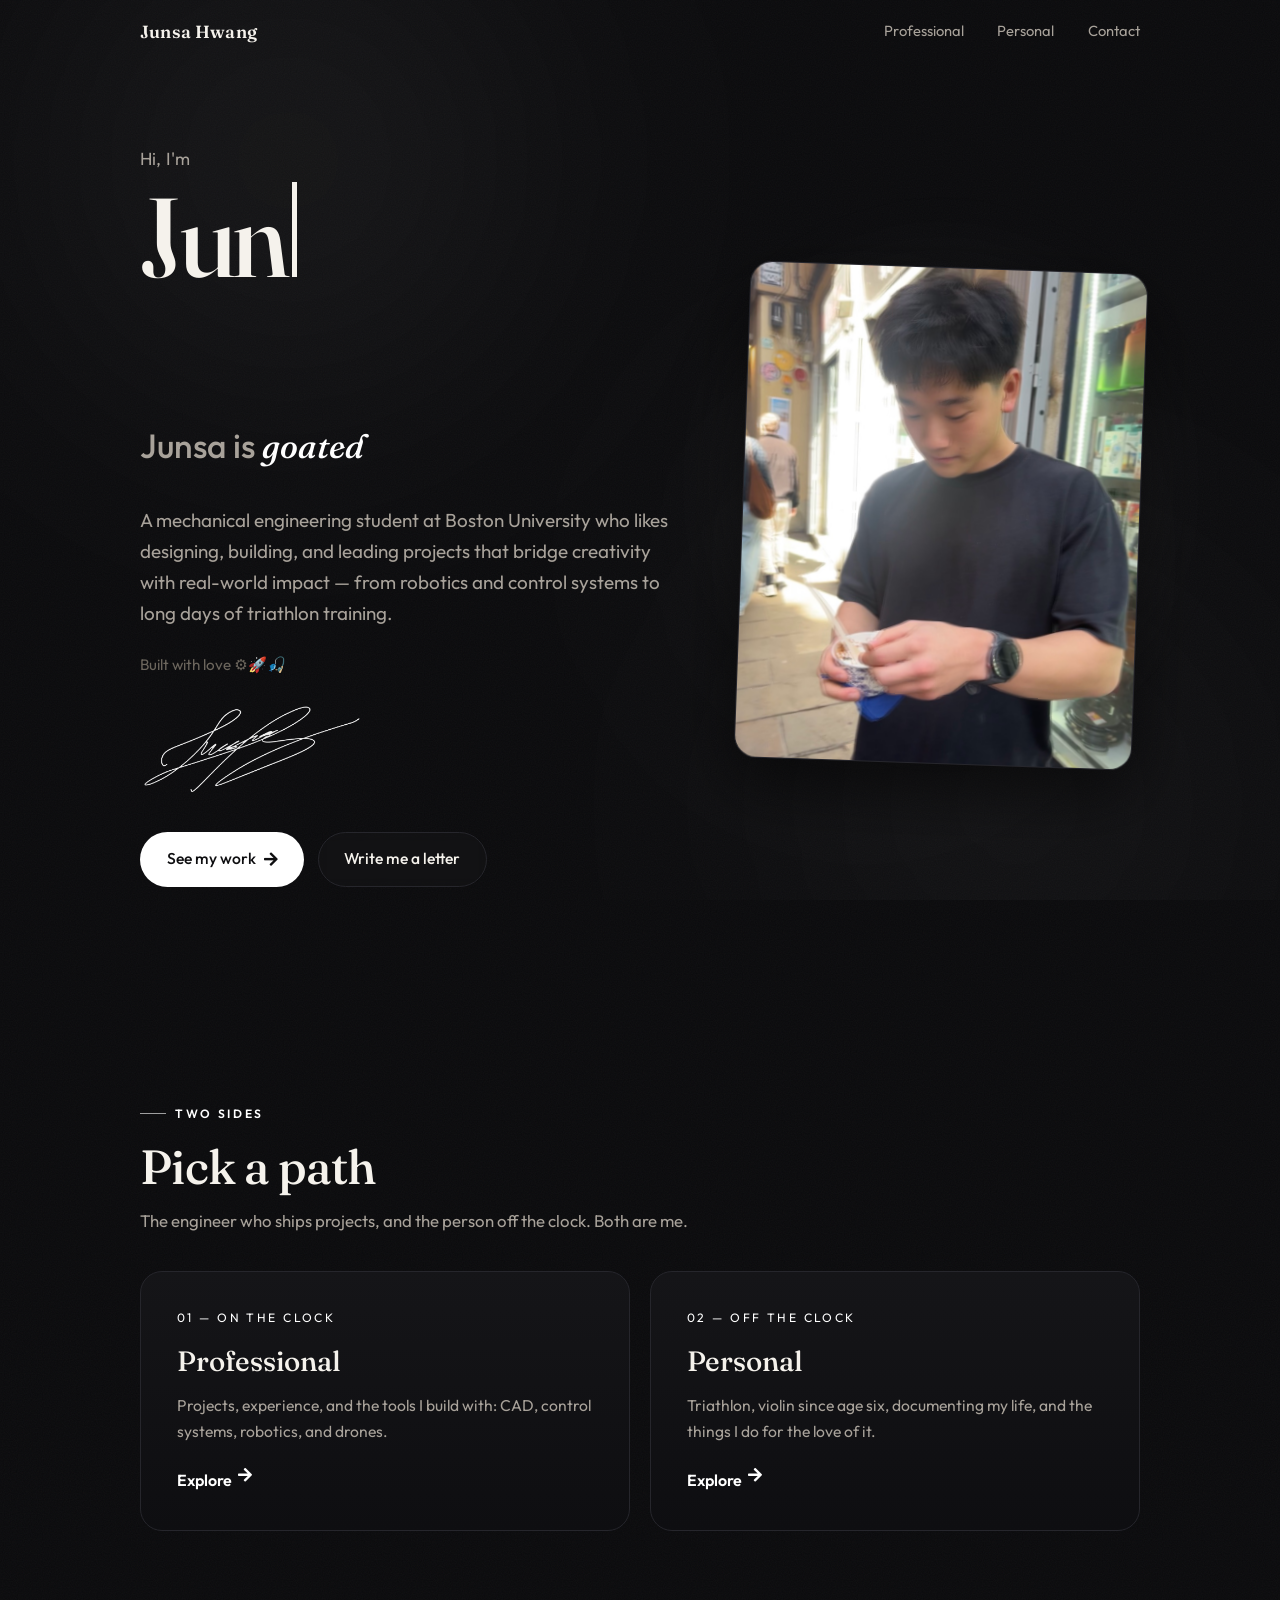
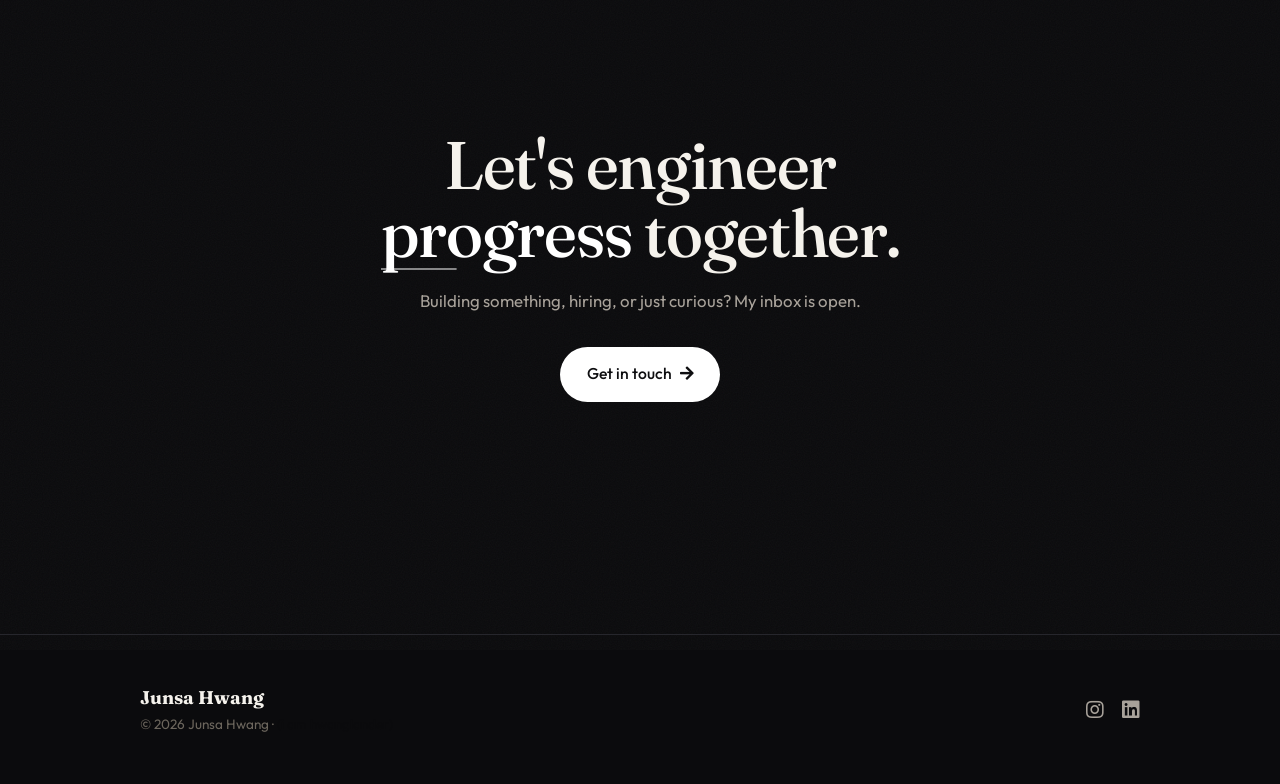
<file: index.html>
<!doctype html>
<html lang=en>
<head>
<!-- Google Tag Manager -->
<script>(function(w,d,s,l,i){w[l]=w[l]||[];w[l].push({'gtm.start':
new Date().getTime(),event:'gtm.js'});var f=d.getElementsByTagName(s)[0],
j=d.createElement(s),dl=l!='dataLayer'?'&l='+l:'';j.async=true;j.src=
'https://www.googletagmanager.com/gtm.js?id='+i+dl;f.parentNode.insertBefore(j,f);
})(window,document,'script','dataLayer','GTM-WFK8CMJ7');</script>
<!-- End Google Tag Manager -->
<meta charset=UTF-8>
<meta name=viewport content="width=device-width,initial-scale=1">
<meta name=theme-color content="#0b0b0d">
<meta name=description content="Junsa Hwang is a mechanical engineering student at Boston University building things that move — robotics, control systems, and endurance sport. (i am hwanglander)">
<meta name=keywords content="junsa hwang, junsa, hwang, hwanglander, mechanical engineering, boston university, robotics, portfolio">
<meta property="og:title" content="Junsa Hwang">
<meta property="og:description" content="Mechanical engineering student at Boston University. Engineering PROGRESS.">
<meta property="og:image" content="https://www.junsahwang.com/imgs/home/home1.png">
<title>Junsa Hwang</title>
<link rel=preconnect href=https://fonts.googleapis.com>
<link rel=preconnect href=https://fonts.gstatic.com crossorigin>
<link href="https://fonts.googleapis.com/css2?family=Fraunces:ital,opsz,wght@0,9..144,400..600;1,9..144,400..500&family=Outfit:wght@300;400;500;600;700;800&display=swap" rel=stylesheet>
<link rel=stylesheet href=css/site.css>
<link rel=stylesheet href=https://cdnjs.cloudflare.com/ajax/libs/font-awesome/5.15.4/css/all.min.css>
<link rel="icon" type="image/svg+xml" href="imgs/jh.svg">
<link rel="icon" type="image/png" href="imgs/jh.png">
<script type="application/ld+json">
{
  "@context": "https://schema.org",
  "@type": "Person",
  "name": "Junsa Hwang",
  "url": "https://www.junsahwang.com",
  "jobTitle": "Mechanical Engineering Student",
  "alumniOf": "Boston University",
  "image": "https://www.junsahwang.com/imgs/jh.png"
}
</script>
</head>
<body>
<!-- Google Tag Manager (noscript) -->
<noscript><iframe src="https://www.googletagmanager.com/ns.html?id=GTM-WFK8CMJ7" height="0" width="0" style="display:none;visibility:hidden"></iframe></noscript>

<div class=preloader id=preloader>
<div class=pl-mark><span>J</span><span>H</span><span class=pl-dot>.</span></div>
<div class=pl-bar></div>
</div>

<div class=progress id=progress></div>

<header class=nav>
<div class=nav-inner>
<a class=nav-name href=index.html><span class=nav-full>Junsa Hwang</span><span class=nav-mini>JH</span></a>
<nav class=nav-links>
<a href=professional.html>Professional</a>
<a href=personal.html>Personal</a>
<a href=contact.html>Contact</a>
</nav>
</div>
</header>

<main>
<section class="hero hero-home wrap">
<div class=hero-copy>
<p class=hero-greet>Hi, I'm</p>
<h1 class="hero-name typed">Junsa Hwang</h1>
<p class=hero-rotator>Junsa is <span class=word id=rotator data-words="goated,unbelievably handsome,an Ironman,amazing,relentless">goated</span></p>
<p class=hero-lead>A mechanical engineering student at Boston University who likes designing, building, and leading projects that bridge creativity with real-world impact — from robotics and control systems to long days of triathlon training.</p>
<p class=hero-note>Built with love &#9881;&#65039;&#128640;&#127907;</p>
<div class=hero-sig role=img aria-label="Junsa Hwang's signature"></div>
<div class=btn-row>
<a class="btn btn-primary" href=professional.html>See my work <i class="fas fa-arrow-right"></i></a>
<a class="btn btn-ghost" href=contact.html>Write me a letter</a>
</div>
</div>
<div class=hero-photo>
<img src=imgs/home/portrait.jpg alt="Junsa Hwang" width=819 height=1100 fetchpriority=high>
</div>
</section>

<section class="section wrap reveal">
<p class=eyebrow>Two sides</p>
<h2 class=section-title>Pick a path</h2>
<p class=section-sub>The engineer who ships projects, and the person off the clock. Both are me.</p>
<div class="paths stagger" style="margin-top:2.25rem">
<a class=path-card href=professional.html>
<div class=path-k>01 — On the clock</div>
<h3>Professional</h3>
<p>Projects, experience, and the tools I build with: CAD, control systems, robotics, and drones.</p>
<span class=arrow>Explore <i class="fas fa-arrow-right"></i></span>
</a>
<a class=path-card href=personal.html>
<div class=path-k>02 — Off the clock</div>
<h3>Personal</h3>
<p>Triathlon, violin since age six, documenting my life, and the things I do for the love of it.</p>
<span class=arrow>Explore <i class="fas fa-arrow-right"></i></span>
</a>
</div>
</section>

<section class="section wrap reveal">
<div class=cta-band>
<h2>Let's engineer<br><a href=contact.html>progress</a> together.</h2>
<p>Building something, hiring, or just curious? My inbox is open.</p>
<div class=btn-row style="justify-content:center;margin-top:2rem">
<a class="btn btn-primary" href=contact.html>Get in touch <i class="fas fa-arrow-right"></i></a>
</div>
</div>
</section>
</main>

<footer class=footer>
<div class="footer-inner wrap">
<div>
<div class=footer-name>Junsa Hwang</div>
<div class=footer-copy>&copy; 2026 Junsa Hwang &middot; <span class=egg onclick=showEgg() title="(i am hwanglander)">(i am hwanglander)</span></div>
</div>
<div class=footer-socials>
<a href=https://www.instagram.com/junsahwang/ target=_blank rel=noopener aria-label=Instagram><i class="fab fa-instagram"></i></a>
<a href=https://www.linkedin.com/in/junsa-hwang-218805213/ target=_blank rel=noopener aria-label=LinkedIn><i class="fab fa-linkedin"></i></a>
</div>
</div>
</footer>

<div class=egg-overlay id=eggOverlay onclick=hideEgg()></div>
<div class=egg-pop id=eggPop><img src=imgs/hwanglander.png alt=hwanglander draggable=false></div>
<audio id=eggAudio src=audios/icandoanything.mp3 preload=auto></audio>

<script src=app.js></script>
</body>
</html>
</file>
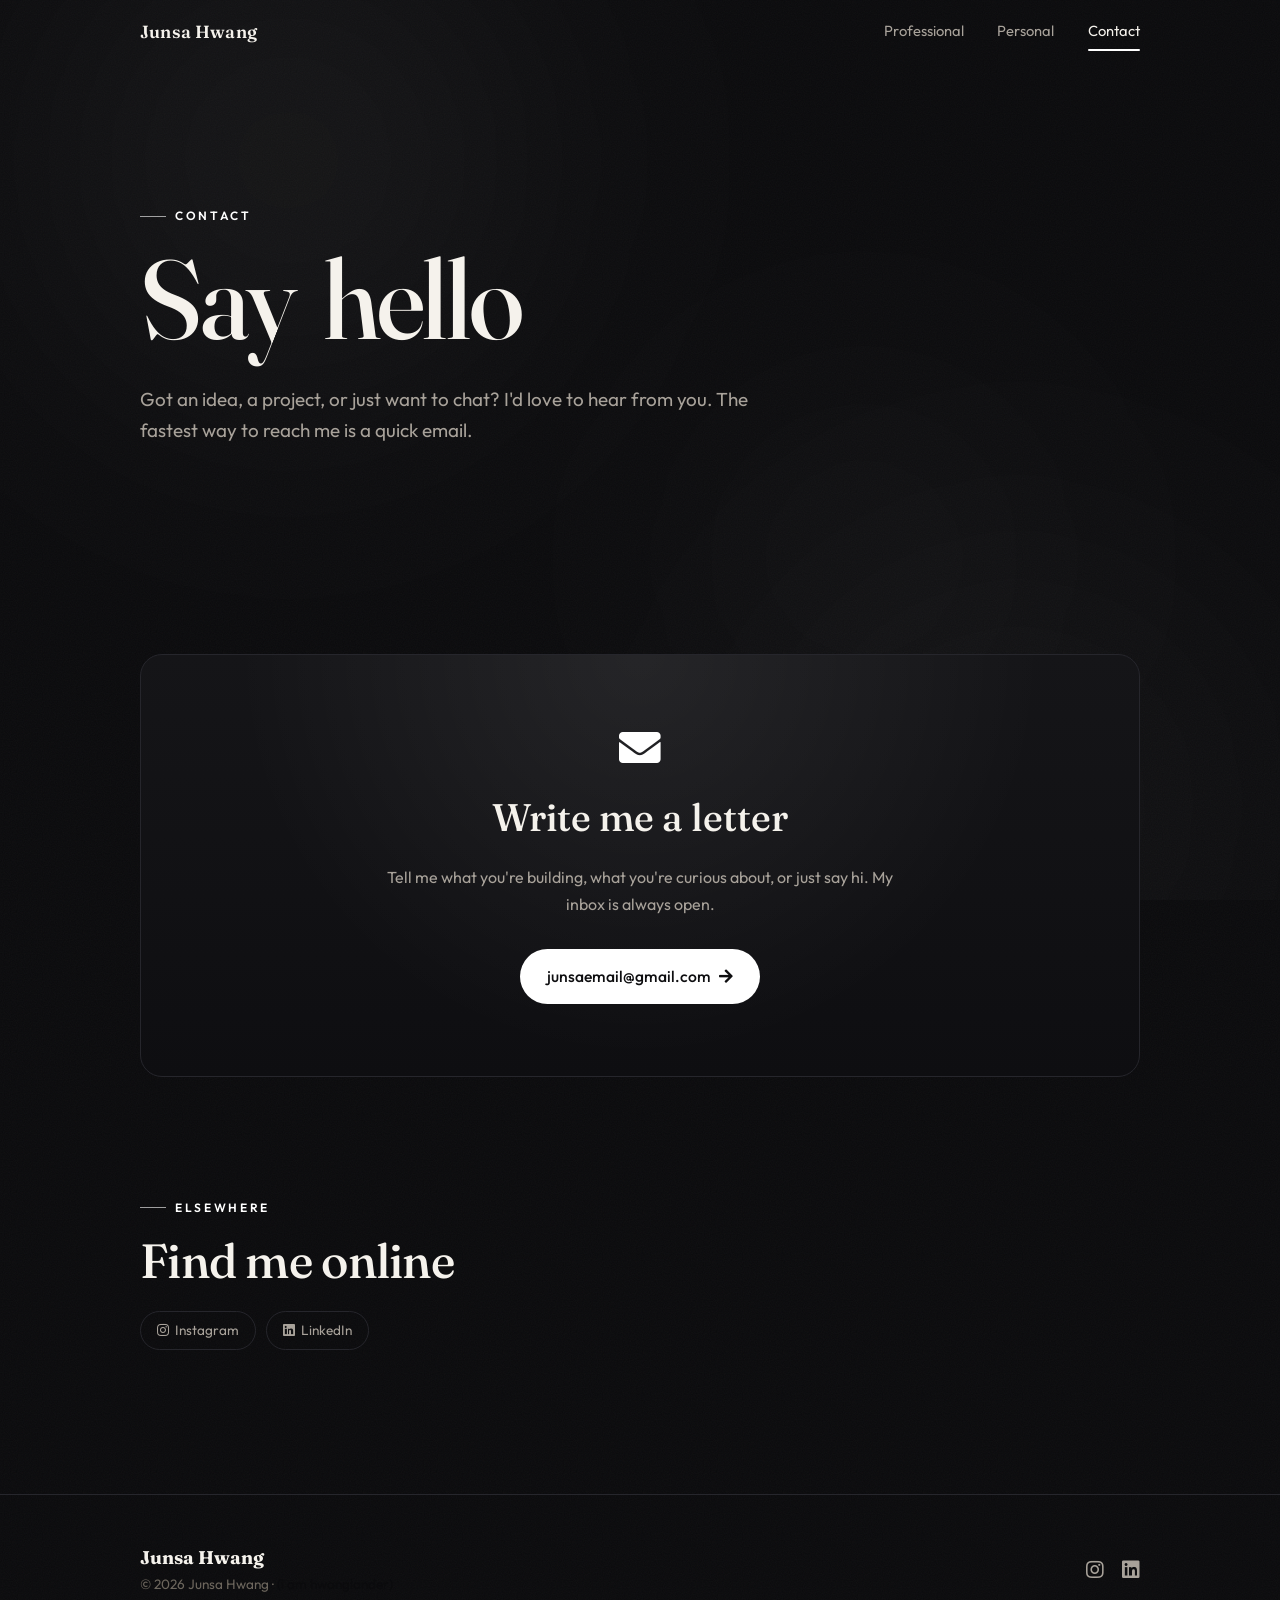
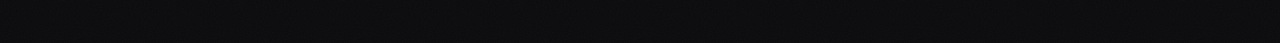
<file: contact.html>
<!doctype html>
<html lang=en>
<head>
<meta charset=UTF-8>
<meta name=viewport content="width=device-width,initial-scale=1">
<meta name=theme-color content="#0b0b0d">
<meta name=description content="Get in touch with Junsa Hwang — say hi, share an idea, or talk about a project.">
<title>Junsa Hwang | Contact</title>
<link rel=preconnect href=https://fonts.googleapis.com>
<link rel=preconnect href=https://fonts.gstatic.com crossorigin>
<link href="https://fonts.googleapis.com/css2?family=Fraunces:ital,opsz,wght@0,9..144,400..600;1,9..144,400..500&family=Outfit:wght@300;400;500;600;700;800&display=swap" rel=stylesheet>
<link rel=stylesheet href=css/site.css>
<link rel=stylesheet href=https://cdnjs.cloudflare.com/ajax/libs/font-awesome/5.15.4/css/all.min.css>
<link rel="icon" type="image/svg+xml" href="imgs/jh.svg">
<link rel="icon" type="image/png" href="imgs/jh.png">
</head>
<body>
<div class=preloader id=preloader>
<div class=pl-mark><span>J</span><span>H</span><span class=pl-dot>.</span></div>
<div class=pl-bar></div>
</div>

<div class=progress id=progress></div>

<header class=nav>
<div class=nav-inner>
<a class=nav-name href=index.html><span class=nav-full>Junsa Hwang</span><span class=nav-mini>JH</span></a>
<nav class=nav-links>
<a href=professional.html>Professional</a>
<a href=personal.html>Personal</a>
<a href=contact.html aria-current=page>Contact</a>
</nav>
</div>
</header>

<main>
<section class="hero wrap">
<p class=eyebrow>Contact</p>
<h1 class="hero-name reveal-chars">Say hello</h1>
<p class=hero-lead>Got an idea, a project, or just want to chat? I'd love to hear from you. The fastest way to reach me is a quick email.</p>
</section>

<section class="section wrap reveal">
<div class=letter-card>
<i class="fas fa-envelope letter-icon"></i>
<h2>Write me a letter</h2>
<p>Tell me what you're building, what you're curious about, or just say hi. My inbox is always open.</p>
<a class="btn btn-primary" href="https://mail.google.com/mail/?view=cm&fs=1&to=junsaemail@gmail.com" target=_blank rel="noopener noreferrer">junsaemail@gmail.com <i class="fas fa-arrow-right"></i></a>
</div>
</section>

<section class="section wrap reveal">
<p class=eyebrow>Elsewhere</p>
<h2 class=section-title>Find me online</h2>
<div class="chips stagger" style="margin-top:1.5rem">
<a class=chip href=https://www.instagram.com/junsahwang/ target=_blank rel=noopener><i class="fab fa-instagram"></i> &nbsp;Instagram</a>
<a class=chip href=https://www.linkedin.com/in/junsa-hwang-218805213/ target=_blank rel=noopener><i class="fab fa-linkedin"></i> &nbsp;LinkedIn</a>
</div>
</section>
</main>

<footer class=footer>
<div class="footer-inner wrap">
<div>
<div class=footer-name>Junsa Hwang</div>
<div class=footer-copy>&copy; 2026 Junsa Hwang &middot; <span class=egg onclick=showEgg() title="(i am hwanglander)">(i am hwanglander)</span></div>
</div>
<div class=footer-socials>
<a href=https://www.instagram.com/junsahwang/ target=_blank rel=noopener aria-label=Instagram><i class="fab fa-instagram"></i></a>
<a href=https://www.linkedin.com/in/junsa-hwang-218805213/ target=_blank rel=noopener aria-label=LinkedIn><i class="fab fa-linkedin"></i></a>
</div>
</div>
</footer>

<div class=egg-overlay id=eggOverlay onclick=hideEgg()></div>
<div class=egg-pop id=eggPop><img src=imgs/hwanglander.png alt=hwanglander draggable=false></div>
<audio id=eggAudio src=audios/icandoanything.mp3 preload=auto></audio>

<script src=app.js></script>
</body>
</html>
</file>
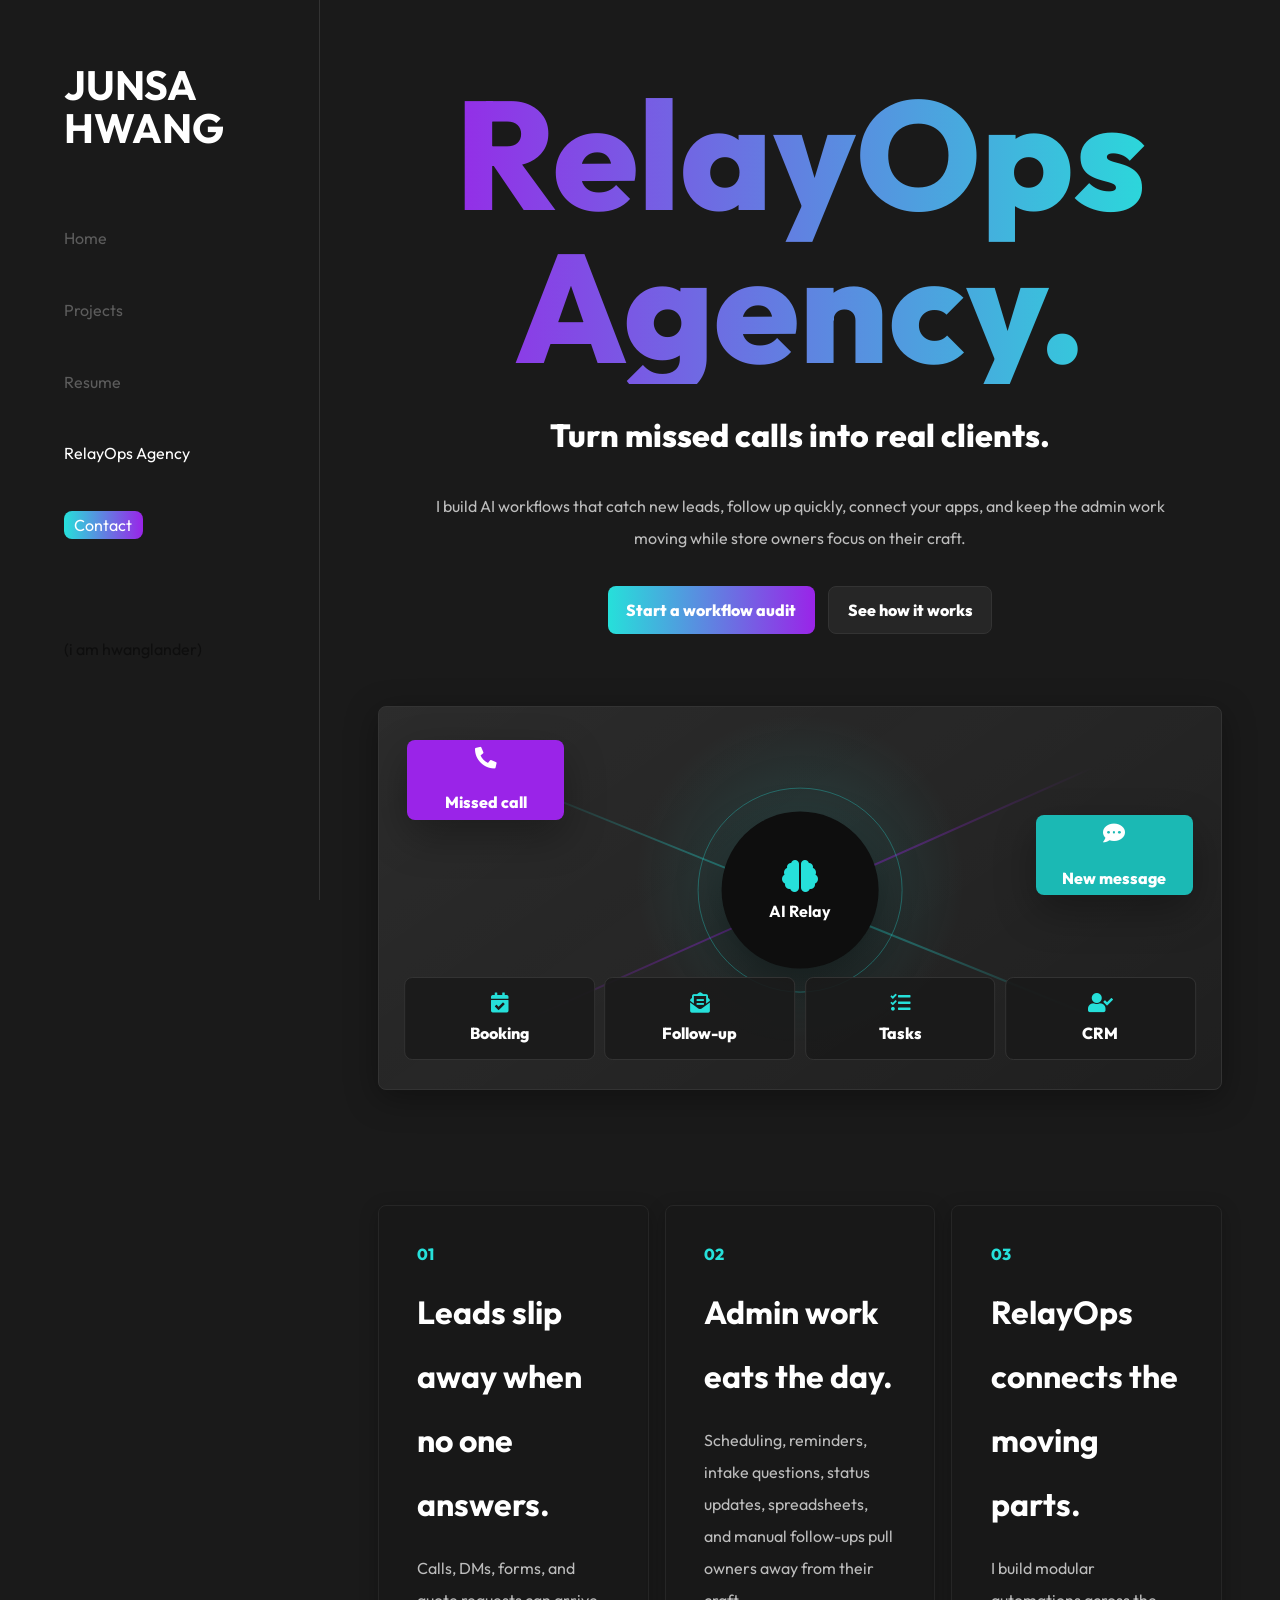
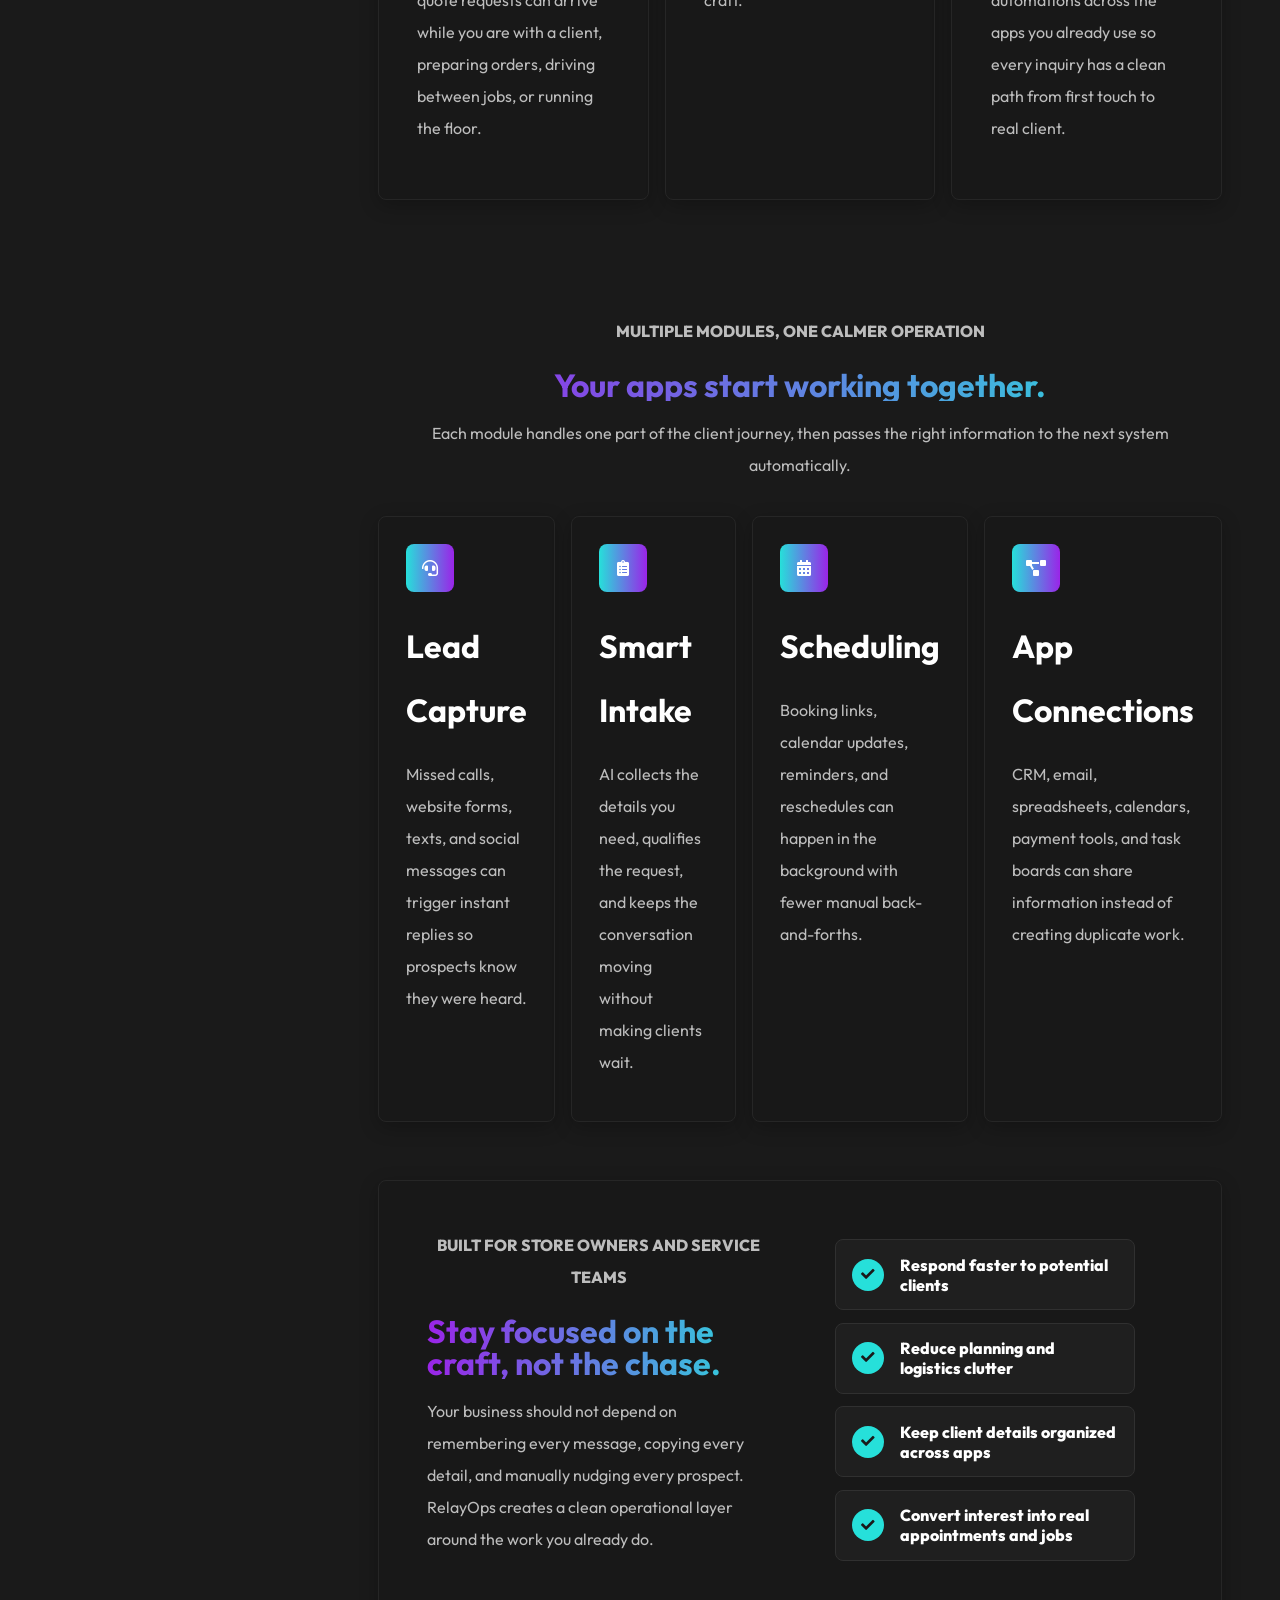
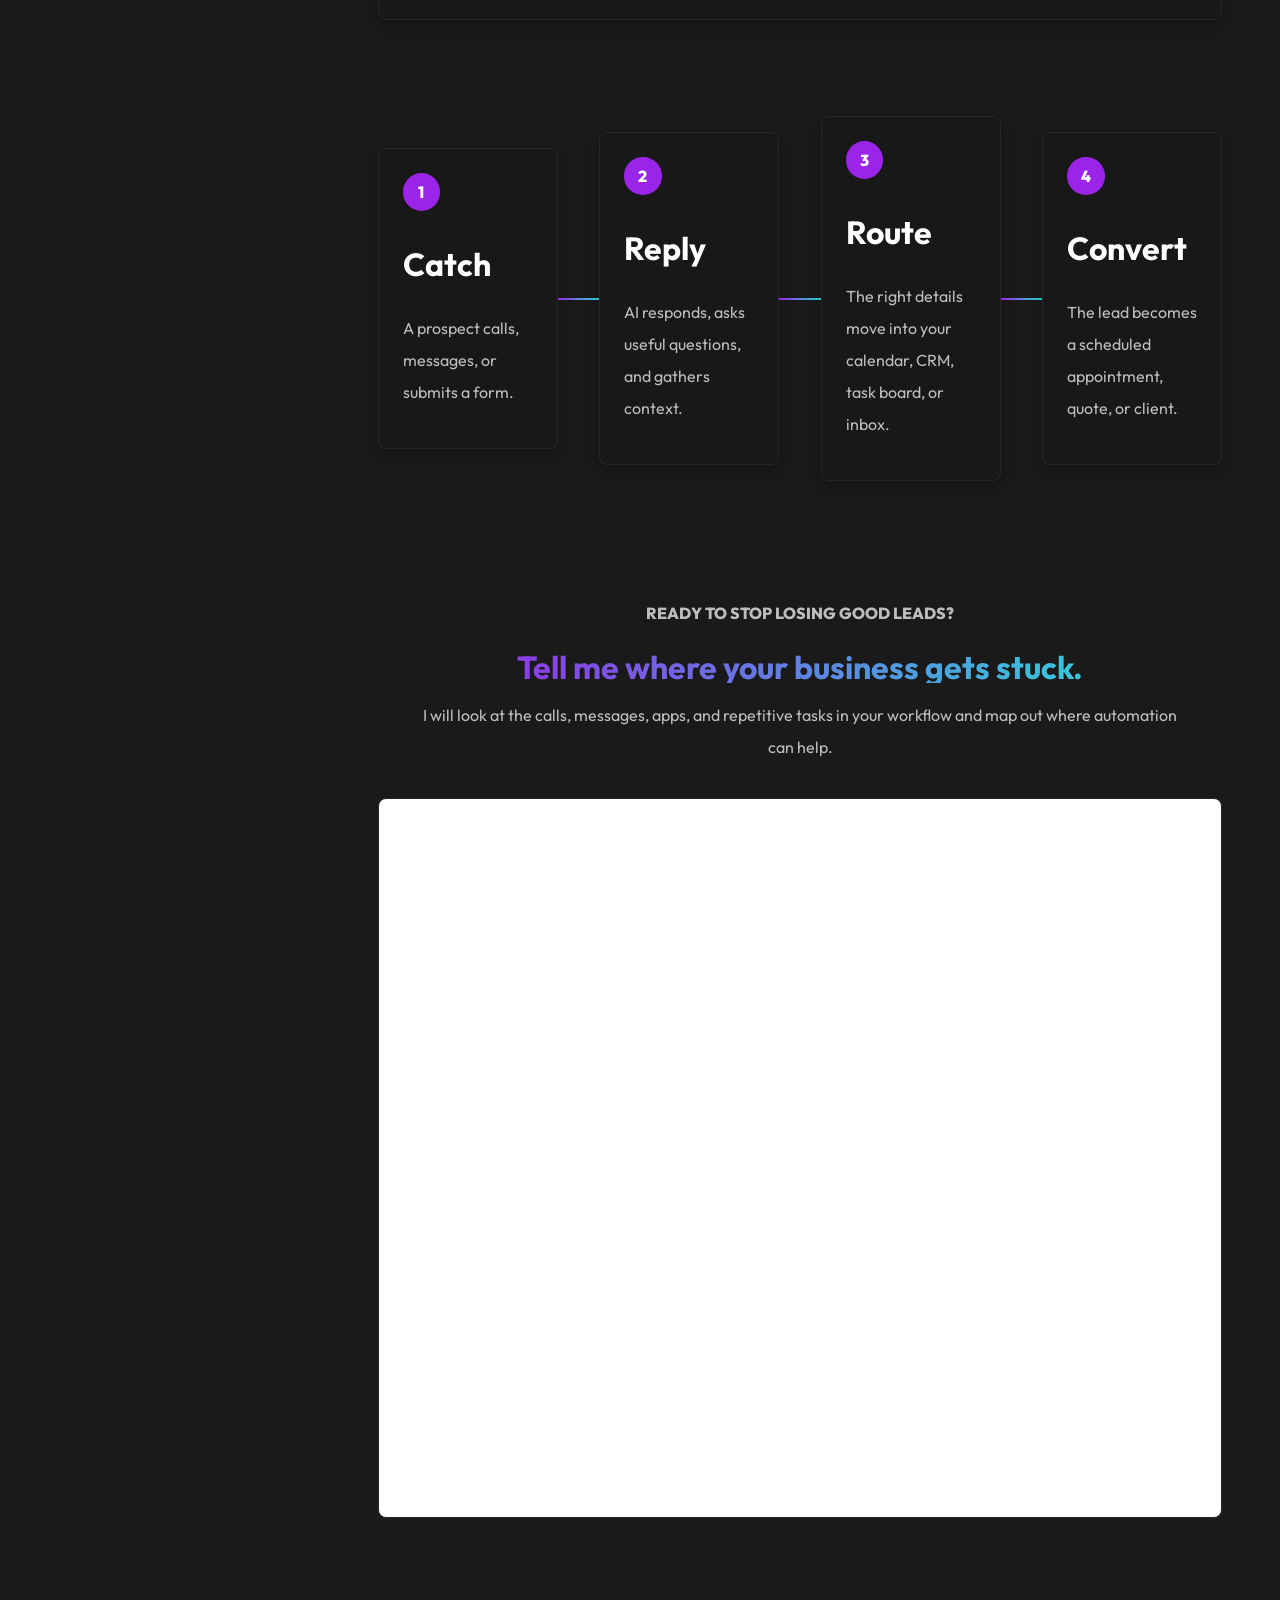
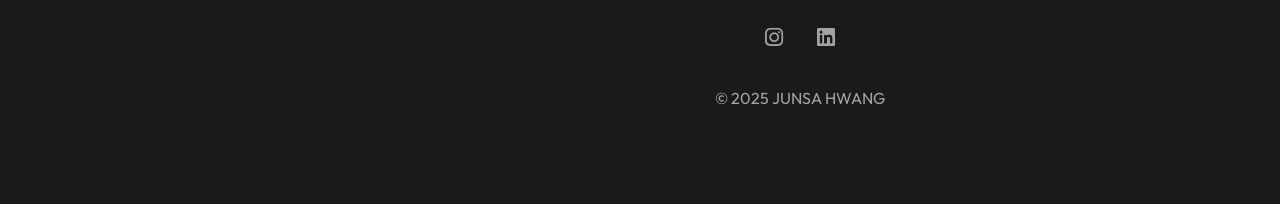
<file: lynx.html>
<!doctype html>
<html lang="en">
<head>
<meta charset="UTF-8">
<meta name="viewport" content="width=device-width,initial-scale=1">
<title>Junsa Hwang | RelayOps Agency</title>
<link rel="stylesheet" href="css/lynx.css">
<link href="https://fonts.googleapis.com/css2?family=Outfit&display=swap" rel="stylesheet">
<link rel="stylesheet" href="https://cdnjs.cloudflare.com/ajax/libs/font-awesome/5.15.4/css/all.min.css">
<link rel="icon" type="image/svg+xml" href="imgs/jh.svg">
<link rel="icon" type="image/png" href="imgs/jh.png">
</head>
<body>

<div class="sidebar">
<div class="sidebarinsides">
<div class="myname">
<a href="index.html">JUNSA HWANG</a>
</div>
<ul>
<li><a href="index.html">Home</a></li>
<li><a href="projects.html">Projects</a></li>
<li><a href="resume.html">Resume</a></li>
<li><a href="lynx.html" class="active">RelayOps Agency</a></li>
<li><a href="https://mail.google.com/mail/?view=cm&fs=1&to=junsaemail@gmail.com" target="_blank" rel="noopener noreferrer" class="special2" style="color: #fff; font-size: 1rem; padding-left: 5%; padding-right: 5%;">Contact</a></li>
</ul>
<a href="#" style="text-decoration:none;color:inherit" onclick="showPopup(event)">
<p class="hwanglander">(i am hwanglander)</p>
</a>
<div class="overlay" onclick="hidePopup()"></div>
<div class="popup-image">
<img src="imgs/hwanglander.png" alt="hwanglander" style="max-width:100%;max-height:80vh" draggable="false">
</div>
<audio id="popupAudio" src="audios/icandoanything.mp3" preload="auto"></audio>
</div>
</div>

<div class="topbar" id="topbar">
<div class="topbar2">
<div class="open" onclick="openMediasidebar()">
<i class="fas fa-bars"></i>
</div>
<a href="https://mail.google.com/mail/?view=cm&fs=1&to=junsaemail@gmail.com" target="_blank" rel="noopener noreferrer" class="special2 top-contact" style="color:#fff;text-decoration:none;font-size:1rem;display:block;transition:color .3s ease;display:inline">Contact</a>
</div>
</div>

<div class="mediasidebar" id="mediasidebar">
<div class="close" onclick="closeMediasidebar()">
<i class="fas fa-arrow-left"></i>
</div>
<div class="sidebar2">
<div class="sidebarinsides2">
<div class="myname2">
<a href="index.html">JUNSA<br>HWANG</a>
</div>
<ul>
<li><a href="index.html">Home</a></li>
<li><a href="projects.html">Projects</a></li>
<li><a href="resume.html">Resume</a></li>
<li><a href="lynx.html" class="active">RelayOps Agency</a></li>
</ul>
<a href="#" style="text-decoration:none;color:inherit" onclick="showPopup2(event)">
<p class="hwanglander2">(i am hwanglander)</p>
</a>
<div class="overlay2" onclick="hidePopup2()"></div>
<div class="popup-image2">
<img src="imgs/hwanglander.png" alt="hwanglander" style="max-width:100%;max-height:80vh" draggable="false">
</div>
<audio id="popupAudio2" src="audios/icandoanything.mp3" preload="auto"></audio>
</div>
</div>
</div>

<main class="main">
<section class="hero">
<div class="hero-copy">
<h1><span>RelayOps</span><span>Agency.</span></h1>
<p class="hero-kicker">Turn missed calls into real clients.</p>
<p class="hero-subtitle">I build AI workflows that catch new leads, follow up quickly, connect your apps, and keep the admin work moving while store owners focus on their craft.</p>
<div class="hero-actions">
<a href="#contact-form" class="primary-action">Start a workflow audit</a>
<a href="#modules" class="secondary-action">See how it works</a>
</div>
</div>

<div class="automation-visual" aria-label="Automation modules connecting business apps">
<div class="signal-card call-card">
<i class="fas fa-phone-alt"></i>
<span>Missed call</span>
</div>
<div class="signal-card chat-card">
<i class="fas fa-comment-dots"></i>
<span>New message</span>
</div>
<div class="hub">
<span class="hub-ring"></span>
<i class="fas fa-brain"></i>
<strong>AI Relay</strong>
</div>
<div class="module-grid">
<div><i class="fas fa-calendar-check"></i><span>Booking</span></div>
<div><i class="fas fa-envelope-open-text"></i><span>Follow-up</span></div>
<div><i class="fas fa-tasks"></i><span>Tasks</span></div>
<div><i class="fas fa-user-check"></i><span>CRM</span></div>
</div>
</div>
</section>

<section class="problem-strip">
<div>
<span>01</span>
<h2>Leads slip away when no one answers.</h2>
<p>Calls, DMs, forms, and quote requests can arrive while you are with a client, preparing orders, driving between jobs, or running the floor.</p>
</div>
<div>
<span>02</span>
<h2>Admin work eats the day.</h2>
<p>Scheduling, reminders, intake questions, status updates, spreadsheets, and manual follow-ups pull owners away from their craft.</p>
</div>
<div>
<span>03</span>
<h2>RelayOps connects the moving parts.</h2>
<p>I build modular automations across the apps you already use so every inquiry has a clean path from first touch to real client.</p>
</div>
</section>

<section class="modules-section" id="modules">
<div class="section-heading">
<p class="eyebrow">Multiple modules, one calmer operation</p>
<h2>Your apps start working together.</h2>
<p>Each module handles one part of the client journey, then passes the right information to the next system automatically.</p>
</div>
<div class="modules">
<article class="module-card">
<i class="fas fa-headset"></i>
<h3>Lead Capture</h3>
<p>Missed calls, website forms, texts, and social messages can trigger instant replies so prospects know they were heard.</p>
</article>
<article class="module-card">
<i class="fas fa-clipboard-list"></i>
<h3>Smart Intake</h3>
<p>AI collects the details you need, qualifies the request, and keeps the conversation moving without making clients wait.</p>
</article>
<article class="module-card">
<i class="fas fa-calendar-alt"></i>
<h3>Scheduling</h3>
<p>Booking links, calendar updates, reminders, and reschedules can happen in the background with fewer manual back-and-forths.</p>
</article>
<article class="module-card">
<i class="fas fa-project-diagram"></i>
<h3>App Connections</h3>
<p>CRM, email, spreadsheets, calendars, payment tools, and task boards can share information instead of creating duplicate work.</p>
</article>
</div>
</section>

<section class="owner-focus">
<div class="focus-copy">
<p class="eyebrow">Built for store owners and service teams</p>
<h2>Stay focused on the craft, not the chase.</h2>
<p>Your business should not depend on remembering every message, copying every detail, and manually nudging every prospect. RelayOps creates a clean operational layer around the work you already do.</p>
</div>
<div class="focus-list">
<div><i class="fas fa-check"></i><span>Respond faster to potential clients</span></div>
<div><i class="fas fa-check"></i><span>Reduce planning and logistics clutter</span></div>
<div><i class="fas fa-check"></i><span>Keep client details organized across apps</span></div>
<div><i class="fas fa-check"></i><span>Convert interest into real appointments and jobs</span></div>
</div>
</section>

<section class="flow-section">
<div class="flow-step">
<span>1</span>
<h3>Catch</h3>
<p>A prospect calls, messages, or submits a form.</p>
</div>
<div class="flow-line"></div>
<div class="flow-step">
<span>2</span>
<h3>Reply</h3>
<p>AI responds, asks useful questions, and gathers context.</p>
</div>
<div class="flow-line"></div>
<div class="flow-step">
<span>3</span>
<h3>Route</h3>
<p>The right details move into your calendar, CRM, task board, or inbox.</p>
</div>
<div class="flow-line"></div>
<div class="flow-step">
<span>4</span>
<h3>Convert</h3>
<p>The lead becomes a scheduled appointment, quote, or client.</p>
</div>
</section>

<section class="form-section" id="contact-form">
<div class="section-heading">
<p class="eyebrow">Ready to stop losing good leads?</p>
<h2>Tell me where your business gets stuck.</h2>
<p>I will look at the calls, messages, apps, and repetitive tasks in your workflow and map out where automation can help.</p>
</div>
<div class="jokeform">
<iframe src="https://docs.google.com/forms/d/e/1FAIpQLSd7aZQMLSV_h-K0yDeBQywVLyqJmn-HgFwrJY4Ac4AnqIb6jw/viewform?embedded=true" title="RelayOps Agency inquiry form">Loading...</iframe>
</div>
</section>

<footer>
<div class="footermedia">
<a href="https://www.instagram.com/junsahwang/" target="_blank" rel="noopener noreferrer"><i class="fab fa-instagram"></i></a>
<a href="https://www.linkedin.com/in/junsa-hwang-218805213/" target="_blank" rel="noopener noreferrer"><i class="fab fa-linkedin"></i></a>
</div>
<div class="copyright">
&copy; 2025 JUNSA HWANG
</div>
</footer>
</main>

<script src="app.js"></script>
</body>
</html>
</file>
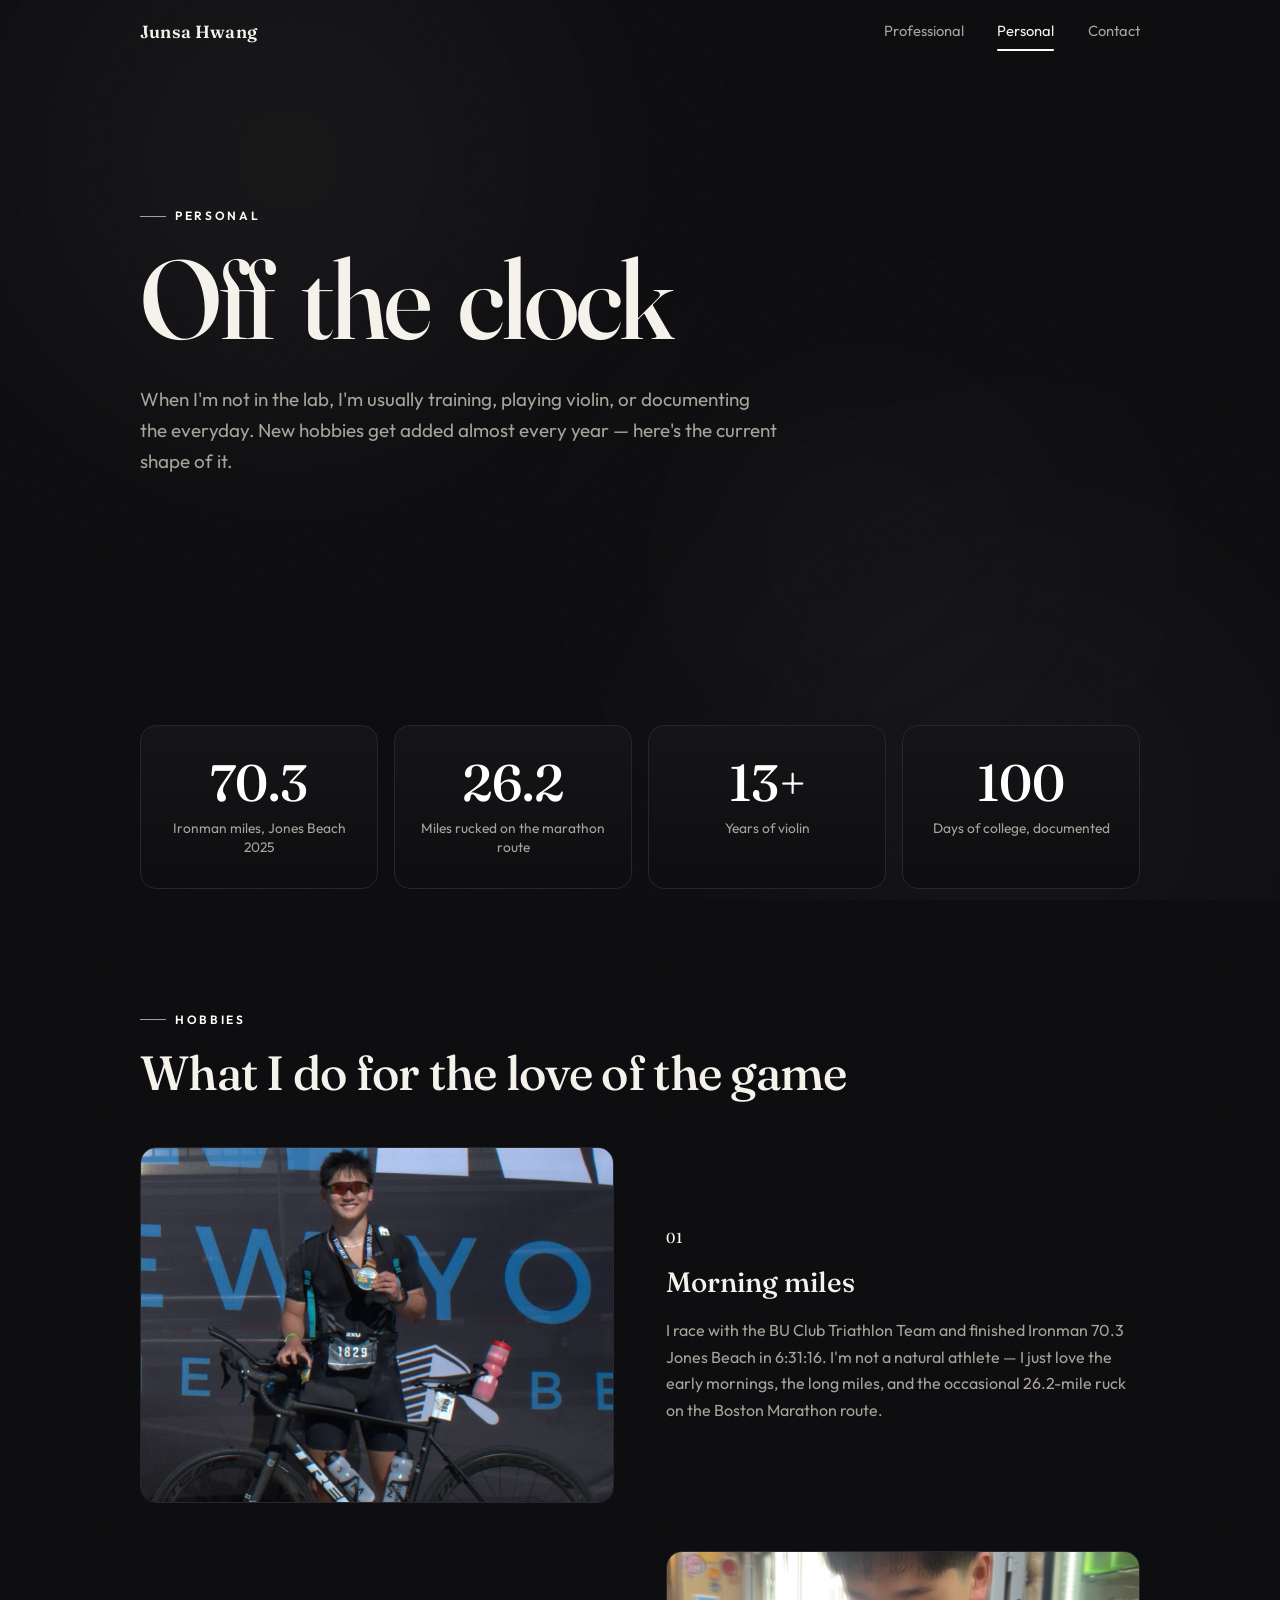
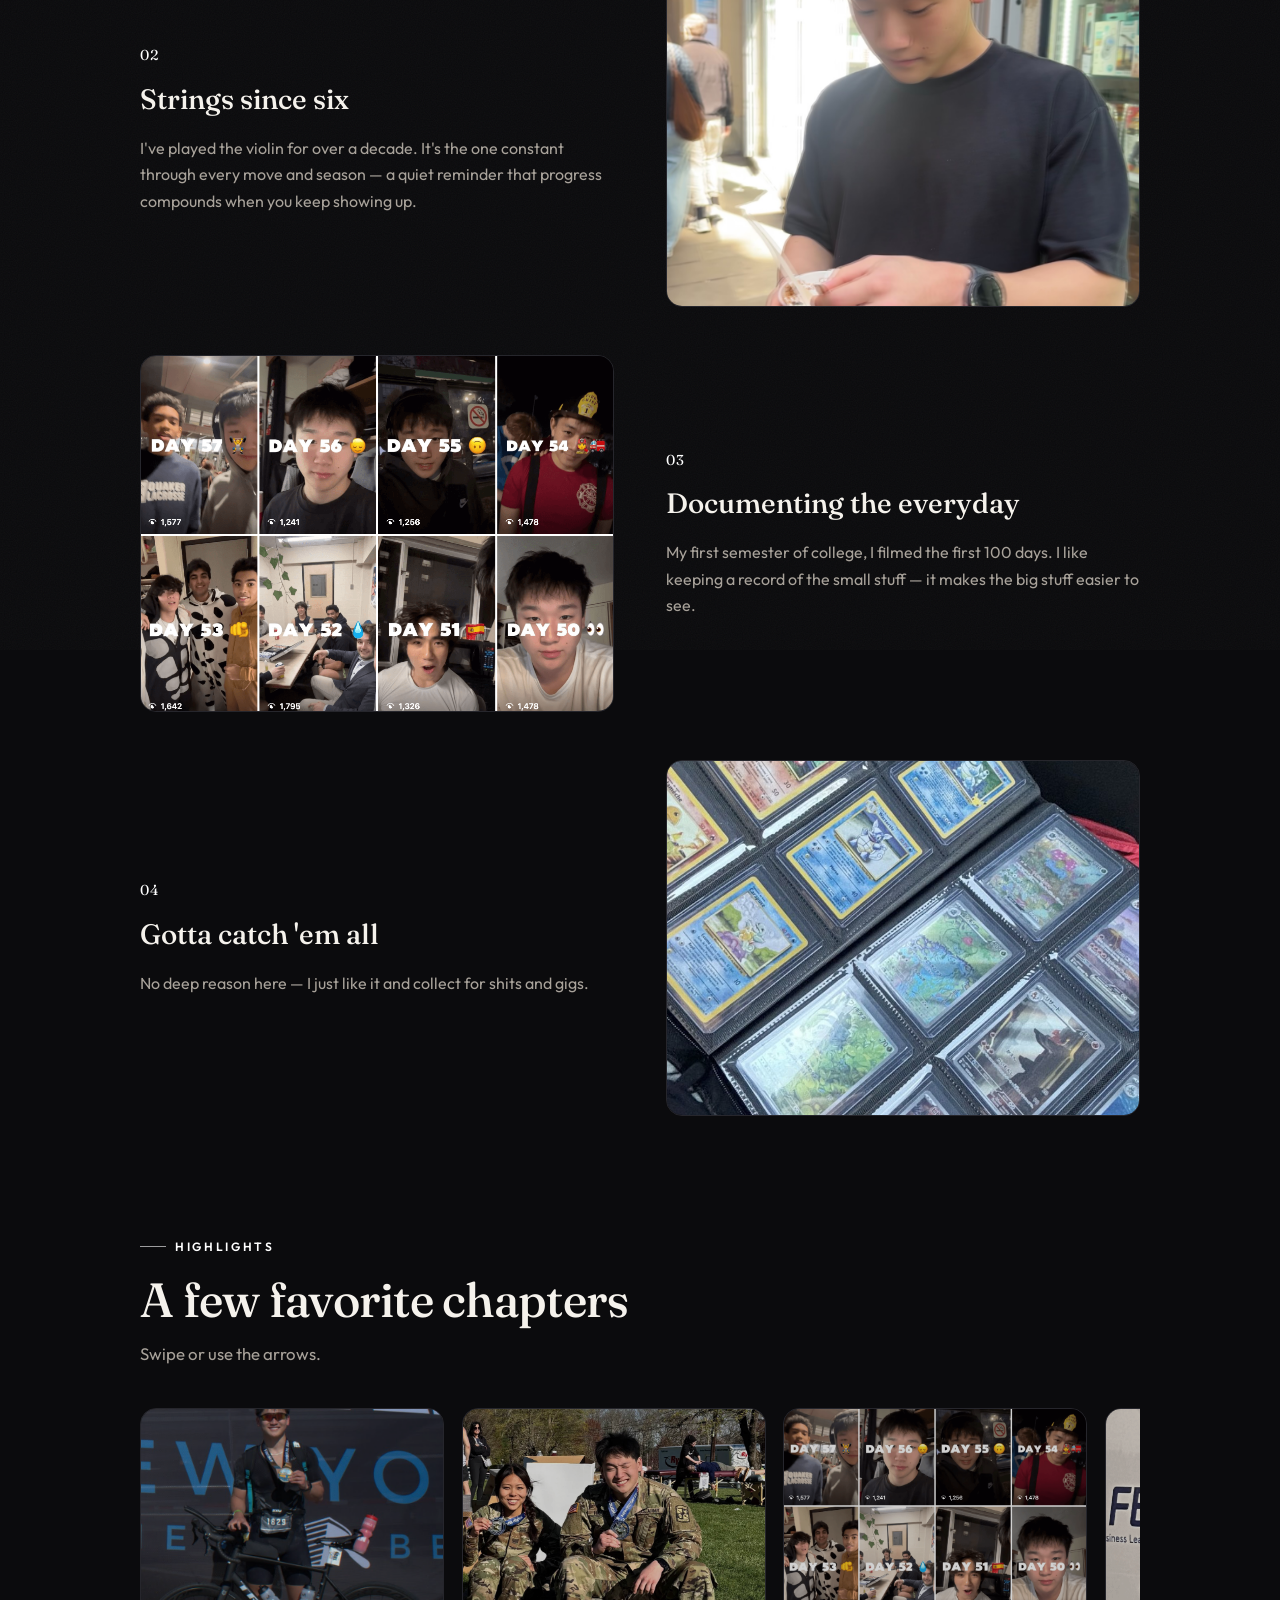
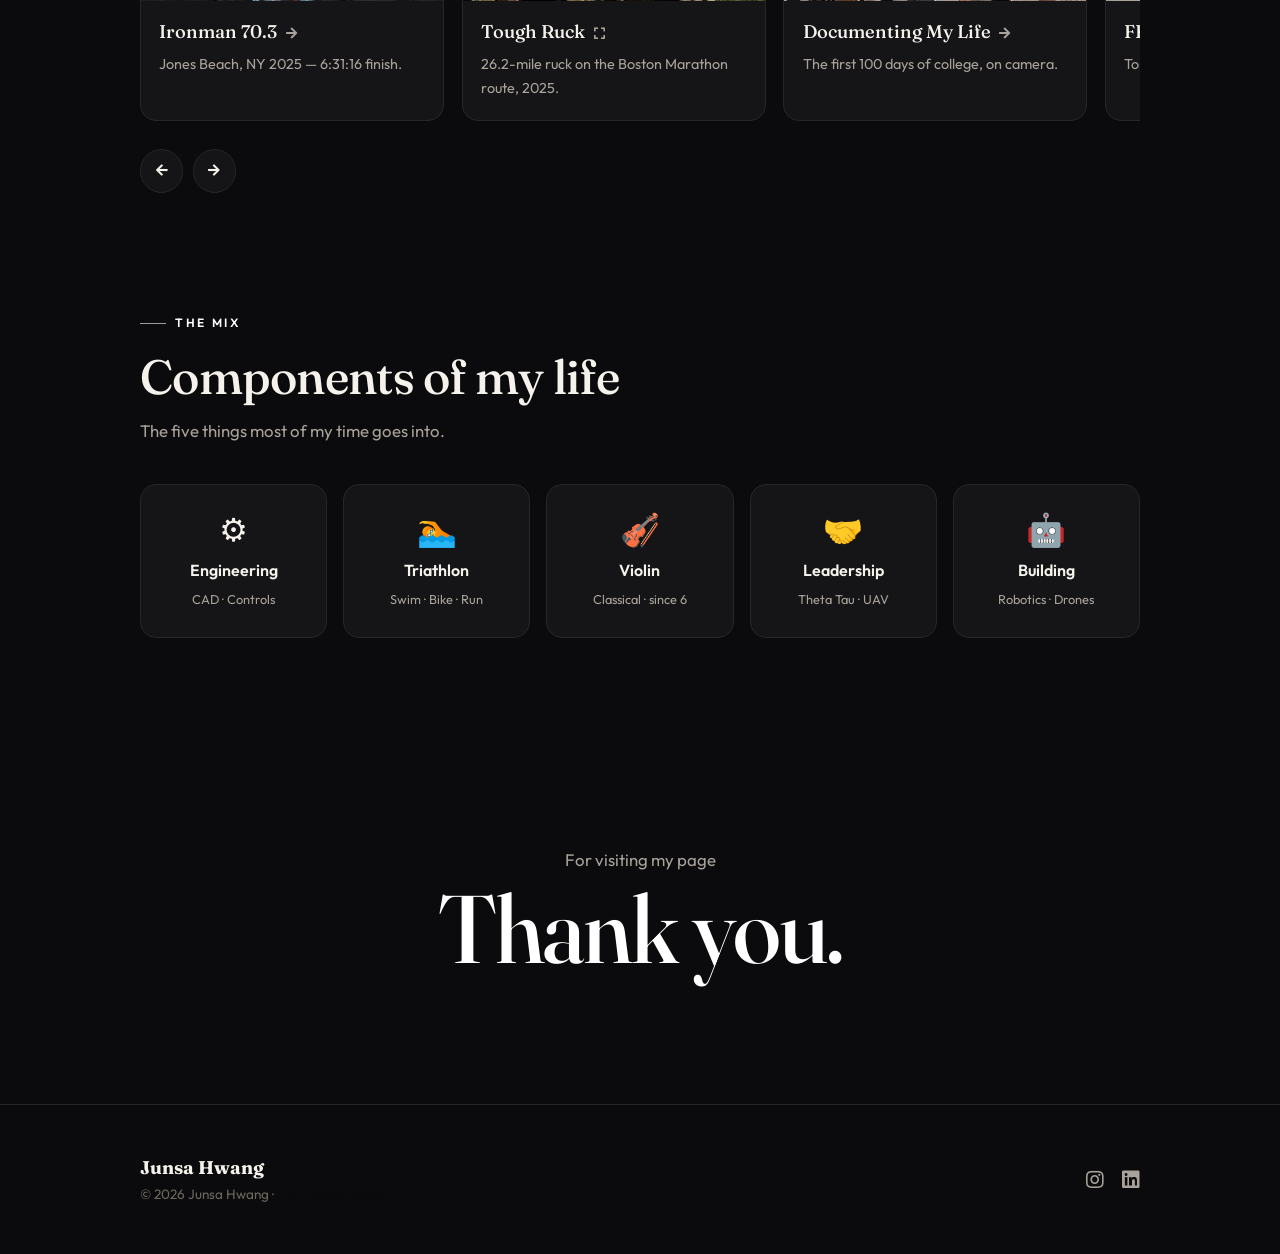
<file: personal.html>
<!doctype html>
<html lang=en>
<head>
<meta charset=UTF-8>
<meta name=viewport content="width=device-width,initial-scale=1">
<meta name=theme-color content="#0b0b0d">
<meta name=description content="The off-the-clock Junsa Hwang — triathlon, violin, daily routine, and what's next. (i am hwanglander)">
<title>Junsa Hwang | Personal</title>
<link rel=preconnect href=https://fonts.googleapis.com>
<link rel=preconnect href=https://fonts.gstatic.com crossorigin>
<link href="https://fonts.googleapis.com/css2?family=Fraunces:ital,opsz,wght@0,9..144,400..600;1,9..144,400..500&family=Outfit:wght@300;400;500;600;700;800&display=swap" rel=stylesheet>
<link rel=stylesheet href=css/site.css>
<link rel=stylesheet href=https://cdnjs.cloudflare.com/ajax/libs/font-awesome/5.15.4/css/all.min.css>
<link rel="icon" type="image/svg+xml" href="imgs/jh.svg">
<link rel="icon" type="image/png" href="imgs/jh.png">
</head>
<body>
<div class=preloader id=preloader>
<div class=pl-mark><span>J</span><span>H</span><span class=pl-dot>.</span></div>
<div class=pl-bar></div>
</div>

<div class=progress id=progress></div>

<header class=nav>
<div class=nav-inner>
<a class=nav-name href=index.html><span class=nav-full>Junsa Hwang</span><span class=nav-mini>JH</span></a>
<nav class=nav-links>
<a href=professional.html>Professional</a>
<a href=personal.html aria-current=page>Personal</a>
<a href=contact.html>Contact</a>
</nav>
</div>
</header>

<main>
<section class="hero wrap">
<p class=eyebrow>Personal</p>
<h1 class="hero-name reveal-chars">Off the clock</h1>
<p class=hero-lead>When I'm not in the lab, I'm usually training, playing violin, or documenting the everyday. New hobbies get added almost every year — here's the current shape of it.</p>
</section>

<!-- STATS -->
<section class="section wrap reveal">
<div class="stats-grid stagger">
<div class=stat><div class=stat-num data-target=70.3 data-decimals=1>0</div><div class=stat-label>Ironman miles, Jones Beach 2025</div></div>
<div class=stat><div class=stat-num data-target=26.2 data-decimals=1>0</div><div class=stat-label>Miles rucked on the marathon route</div></div>
<div class=stat><div class=stat-num data-target=13 data-suffix="+">0</div><div class=stat-label>Years of violin</div></div>
<div class=stat><div class=stat-num data-target=100>0</div><div class=stat-label>Days of college, documented</div></div>
</div>
</section>

<!-- HOBBIES -->
<section class="section wrap reveal">
<p class=eyebrow>Hobbies</p>
<h2 class=section-title>What I do for the love of the game</h2>

<div class=hobby>
<div class=hobby-media><img src=imgs/projects/projects9.png alt="Junsa at Ironman 70.3" loading=lazy></div>
<div class=hobby-body>
<span class=hobby-index>01</span>
<h3>Morning miles</h3>
<p>I race with the BU Club Triathlon Team and finished Ironman 70.3 Jones Beach in 6:31:16. I'm not a natural athlete — I just love the early mornings, the long miles, and the occasional 26.2-mile ruck on the Boston Marathon route.</p>
</div>
</div>

<div class=hobby>
<div class=hobby-media><img src=imgs/home/home2.jpg alt="Junsa smiling" loading=lazy></div>
<div class=hobby-body>
<span class=hobby-index>02</span>
<h3>Strings since six</h3>
<p>I've played the violin for over a decade. It's the one constant through every move and season — a quiet reminder that progress compounds when you keep showing up.</p>
</div>
</div>

<div class=hobby>
<div class=hobby-media><img src=imgs/projects/projects1.png alt="Documenting life on Instagram" loading=lazy></div>
<div class=hobby-body>
<span class=hobby-index>03</span>
<h3>Documenting the everyday</h3>
<p>My first semester of college, I filmed the first 100 days. I like keeping a record of the small stuff — it makes the big stuff easier to see.</p>
</div>
</div>

<div class=hobby>
<div class=hobby-media><img src=imgs/projects/pokemon.jpg alt="Junsa's Pokémon card binder" loading=lazy></div>
<div class=hobby-body>
<span class=hobby-index>04</span>
<h3>Gotta catch 'em all</h3>
<p>No deep reason here — I just like it and collect for shits and gigs.</p>
</div>
</div>
</section>

<!-- THINGS I'VE BUILT / DONE -->
<section class="section wrap reveal">
<p class=eyebrow>Highlights</p>
<h2 class=section-title>A few favorite chapters</h2>
<p class=section-sub>Swipe or use the arrows.</p>
<div class=carousel>
<div class=carousel-track id=carouselTrack>
<a class=carousel-item href="https://www.ironman.com/races/im703-new-york/results" target=_blank rel=noopener>
<img src=imgs/projects/projects9.png alt="Ironman 70.3" loading=lazy>
<h4>Ironman 70.3 <i class="fas fa-arrow-right carousel-link-arrow"></i></h4>
<p>Jones Beach, NY 2025 — 6:31:16 finish.</p>
</a>
<a class=carousel-item href="#" onclick="showRuck(event)">
<img src=imgs/projects/projects4.jpg alt="Tough Ruck" loading=lazy>
<h4>Tough Ruck <i class="fas fa-expand carousel-link-arrow"></i></h4>
<p>26.2-mile ruck on the Boston Marathon route, 2025.</p>
</a>
<a class=carousel-item href=https://www.instagram.com/junsahwang/reels/ target=_blank rel=noopener>
<img src=imgs/projects/projects1.png alt="Documenting my life" loading=lazy>
<h4>Documenting My Life <i class="fas fa-arrow-right carousel-link-arrow"></i></h4>
<p>The first 100 days of college, on camera.</p>
</a>
<a class=carousel-item href="https://www.svcoc.org/2022/11/07/homestead-fbla-club-wins-1st-place/" target=_blank rel=noopener>
<img src=imgs/projects/projects2.png alt="FBLA national finalist" loading=lazy>
<h4>FBLA Finalist <i class="fas fa-arrow-right carousel-link-arrow"></i></h4>
<p>Top 3 of 12,000 nationally — 2022.</p>
</a>
</div>
<div class=carousel-nav>
<button class=carousel-btn aria-label=Previous onclick="scrollCarousel(-1)"><i class="fas fa-arrow-left"></i></button>
<button class=carousel-btn aria-label=Next onclick="scrollCarousel(1)"><i class="fas fa-arrow-right"></i></button>
</div>
</div>
</section>

<!-- COMPONENTS OF LIFE -->
<section class="section wrap reveal">
<p class=eyebrow>The mix</p>
<h2 class=section-title>Components of my life</h2>
<p class=section-sub>The five things most of my time goes into.</p>
<div class="life-grid stagger">
<div class=life-card><div class=life-icon>&#9881;&#65039;</div><div class=life-name>Engineering</div><div class=life-sub>CAD &middot; Controls</div></div>
<div class=life-card><div class=life-icon>&#127946;</div><div class=life-name>Triathlon</div><div class=life-sub>Swim &middot; Bike &middot; Run</div></div>
<div class=life-card><div class=life-icon>&#127931;</div><div class=life-name>Violin</div><div class=life-sub>Classical &middot; since 6</div></div>
<div class=life-card><div class=life-icon>&#129309;</div><div class=life-name>Leadership</div><div class=life-sub>Theta Tau &middot; UAV</div></div>
<div class=life-card><div class=life-icon>&#129302;</div><div class=life-name>Building</div><div class=life-sub>Robotics &middot; Drones</div></div>
</div>
</section>

<!-- CLOSING -->
<section class="wrap reveal">
<div class=closing>
<p class=closing-small>For visiting my page</p>
<p class="closing-big accent">Thank you.</p>
</div>
</section>
</main>

<footer class=footer>
<div class="footer-inner wrap">
<div>
<div class=footer-name>Junsa Hwang</div>
<div class=footer-copy>&copy; 2026 Junsa Hwang &middot; <span class=egg onclick=showEgg() title="(i am hwanglander)">(i am hwanglander)</span></div>
</div>
<div class=footer-socials>
<a href=https://www.instagram.com/junsahwang/ target=_blank rel=noopener aria-label=Instagram><i class="fab fa-instagram"></i></a>
<a href=https://www.linkedin.com/in/junsa-hwang-218805213/ target=_blank rel=noopener aria-label=LinkedIn><i class="fab fa-linkedin"></i></a>
</div>
</div>
</footer>

<!-- Tough Ruck official result popup -->
<div class=result-overlay id=ruckOverlay onclick=hideRuck()></div>
<div class=result-pop id=ruckPop role=dialog aria-modal=true aria-label="Tough Ruck 2025 official result">
<button class=result-close onclick=hideRuck() aria-label=Close><i class="fas fa-times"></i></button>
<p class=eyebrow>Tough Ruck Marathon &middot; 2025</p>
<div class=result-time>7:15:47</div>
<div class=result-name>#544 &middot; Junsa Hwang</div>
<div class=result-grid>
<div class=result-cell><span>Place</span>301</div>
<div class=result-cell><span>Division place</span>78</div>
<div class=result-cell><span>Division</span>Uniformed Heavy Male</div>
<div class=result-cell><span>Pace</span>16:38 /mi</div>
<div class=result-cell><span>Gun time</span>7:16:03</div>
<div class=result-cell><span>Age</span>18</div>
</div>
<p class=result-foot>26.2 miles on the Boston Marathon route &middot; official net time</p>
</div>

<div class=egg-overlay id=eggOverlay onclick=hideEgg()></div>
<div class=egg-pop id=eggPop><img src=imgs/hwanglander.png alt=hwanglander draggable=false></div>
<audio id=eggAudio src=audios/icandoanything.mp3 preload=auto></audio>

<script src=app.js></script>
</body>
</html>
</file>
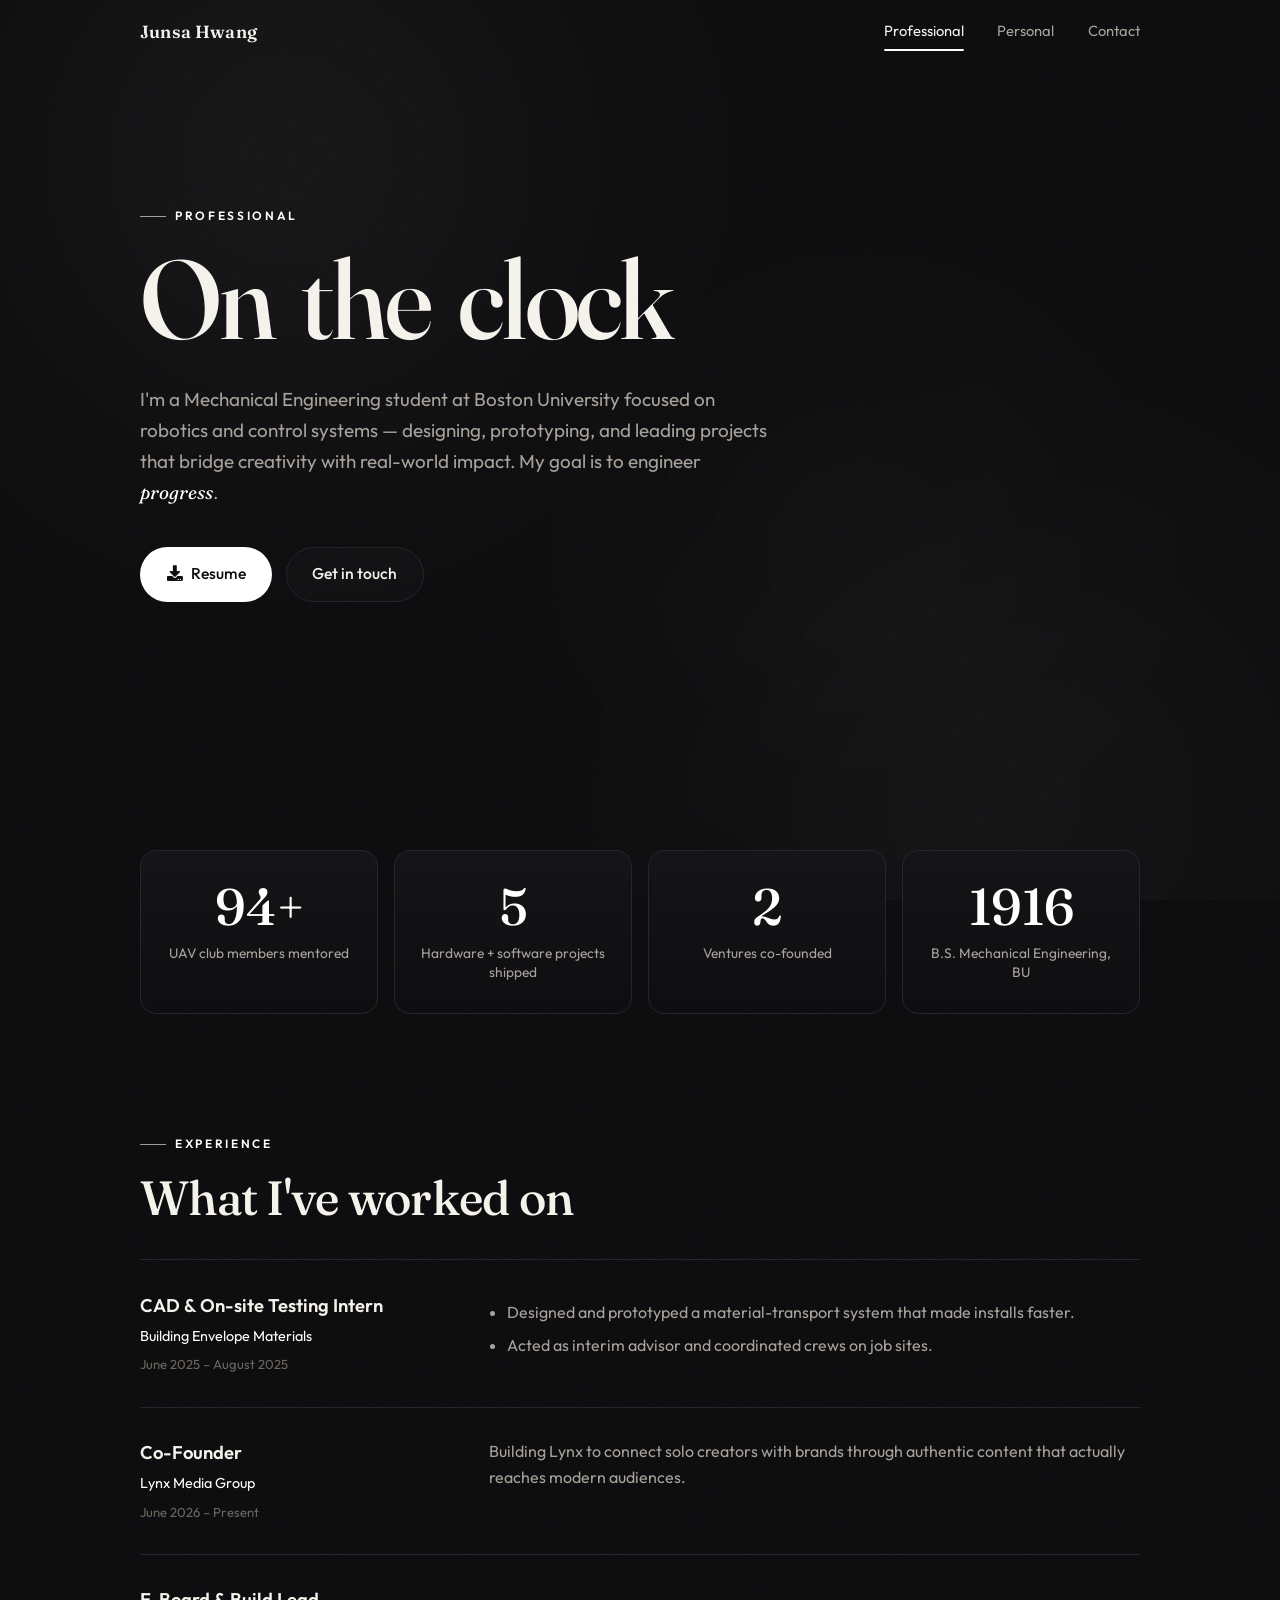
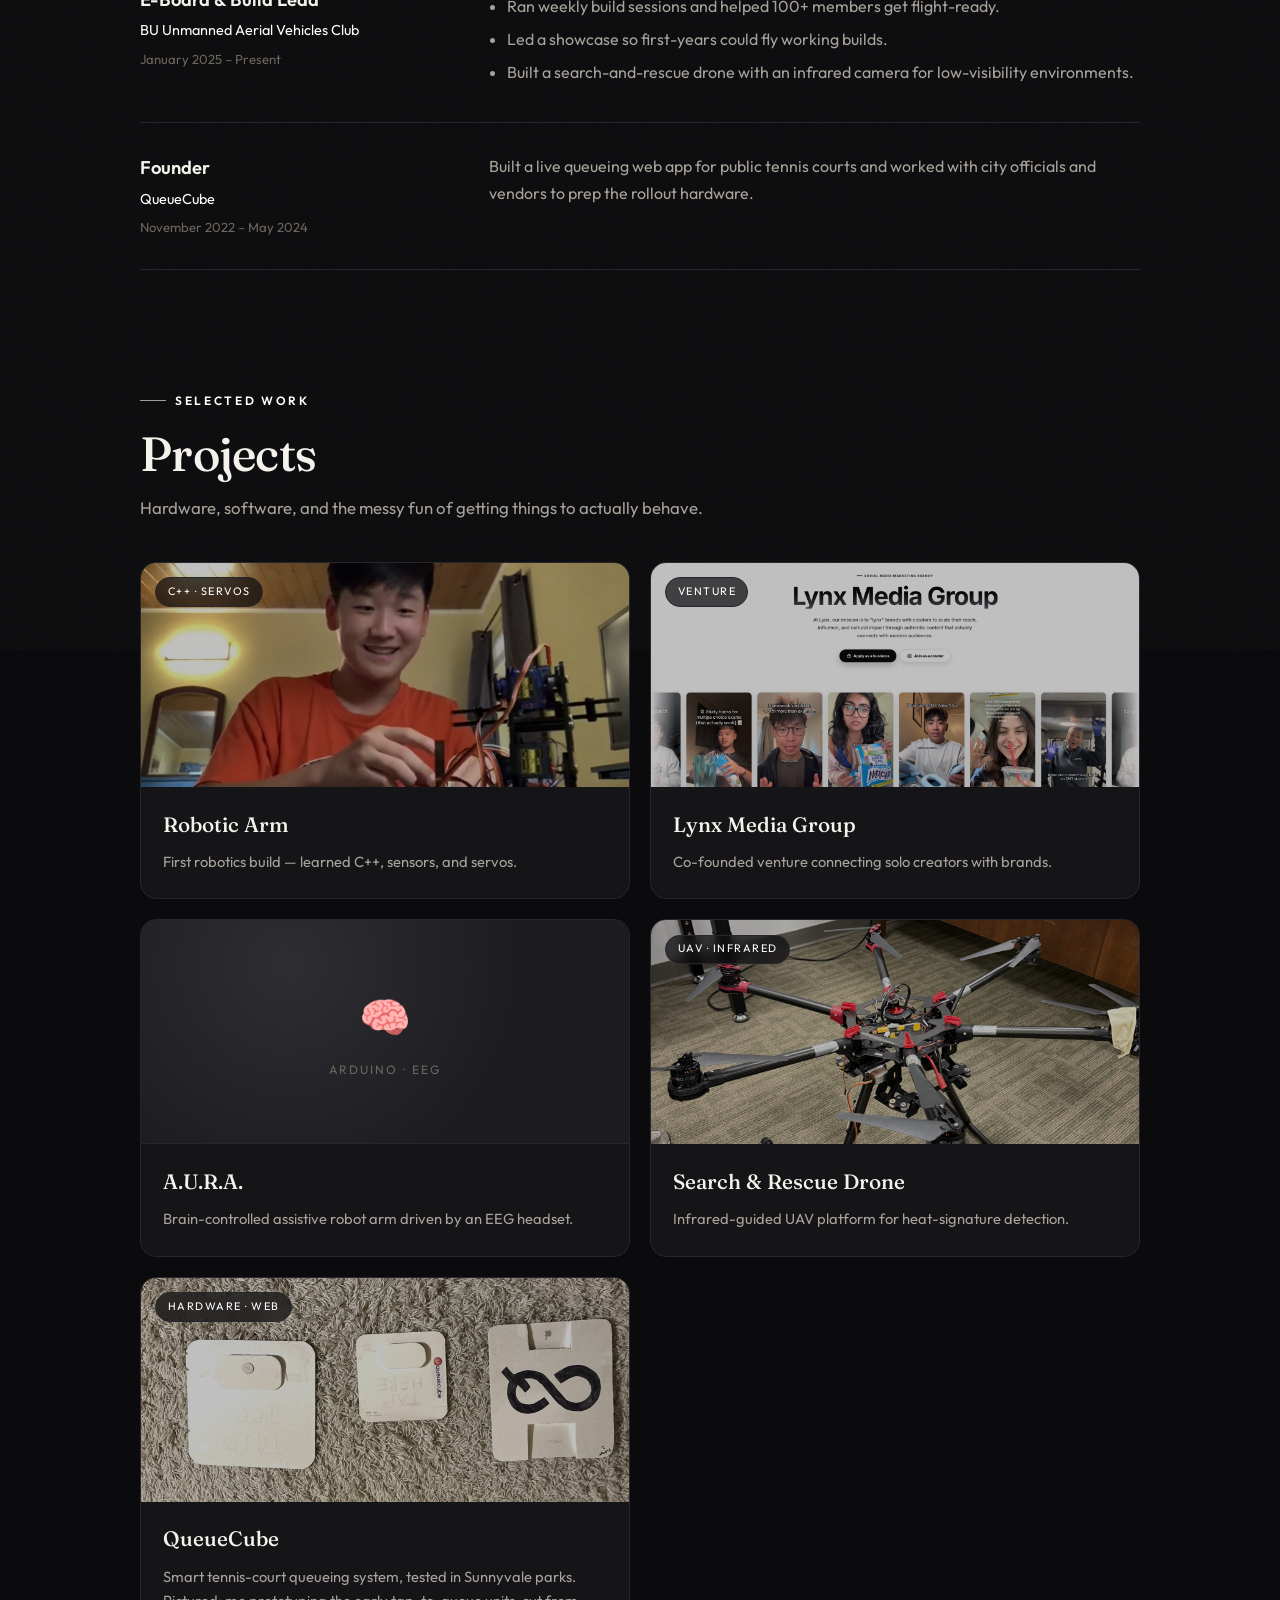
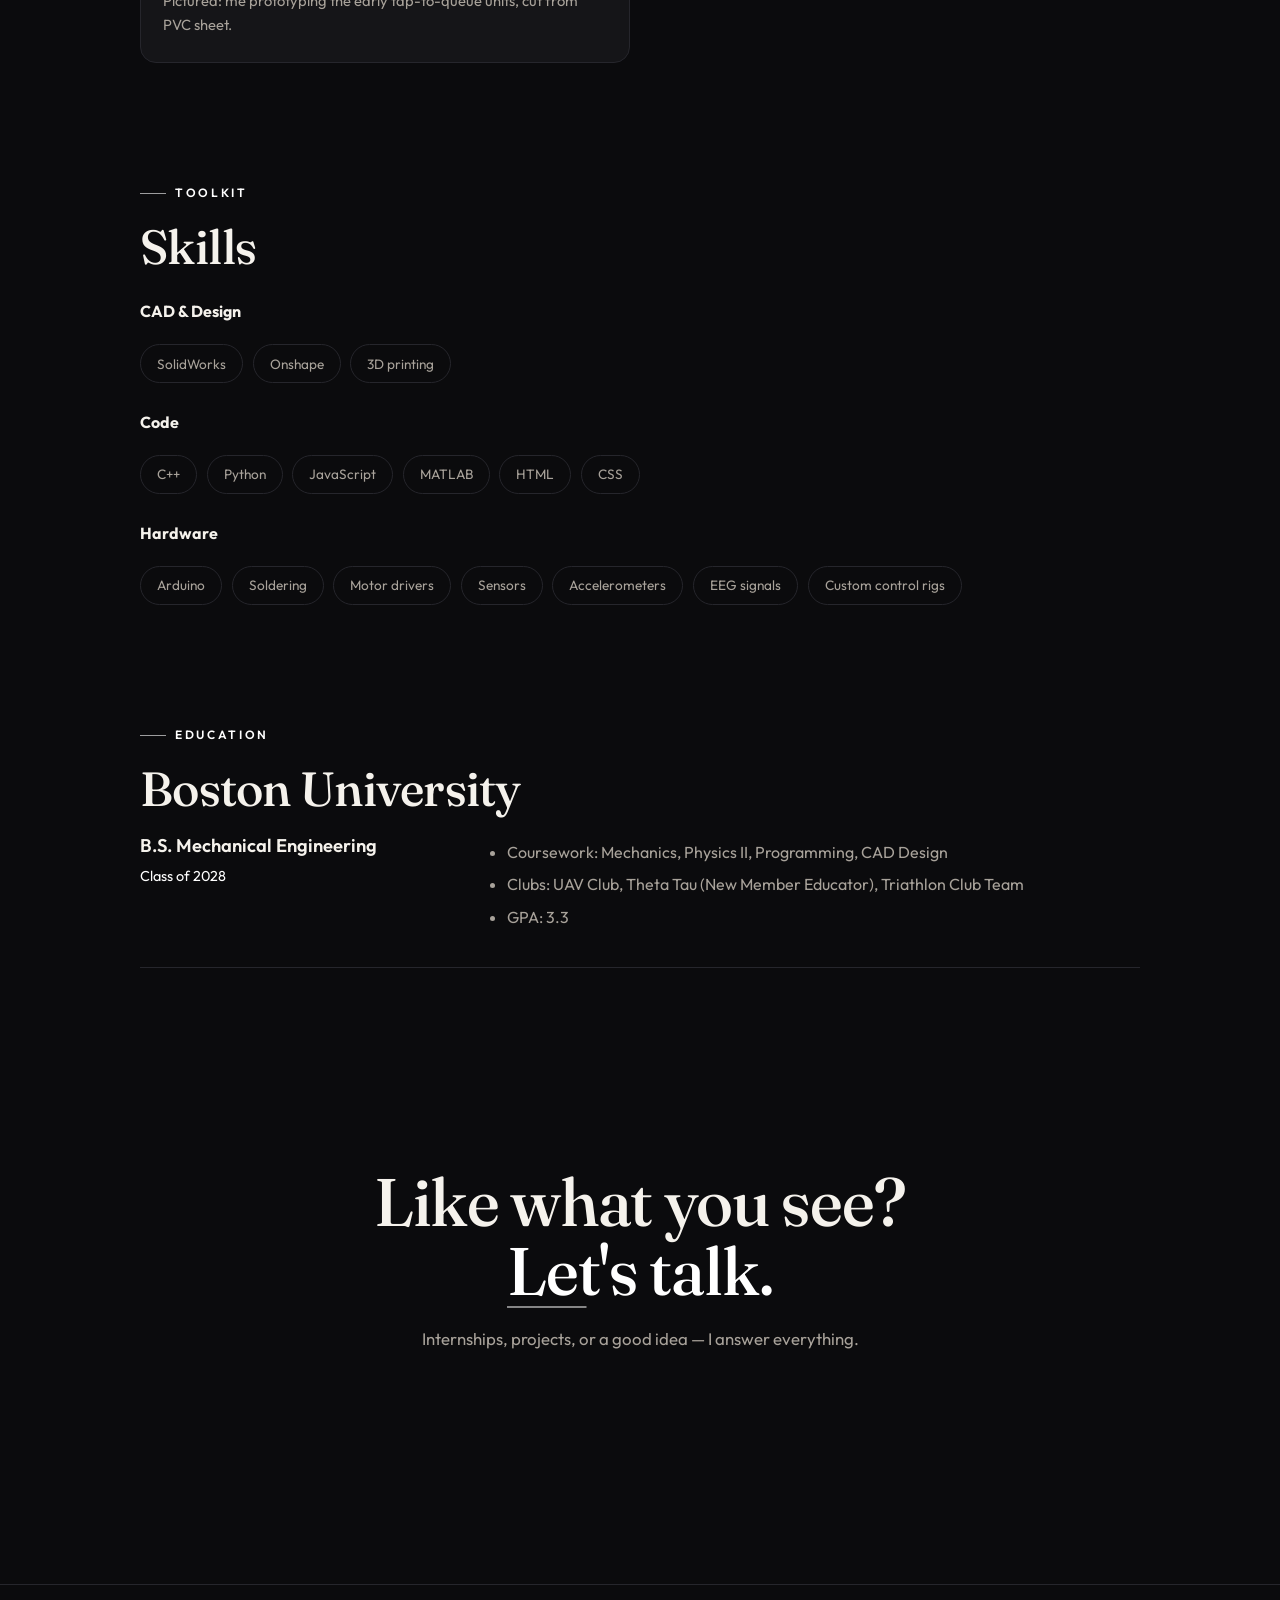
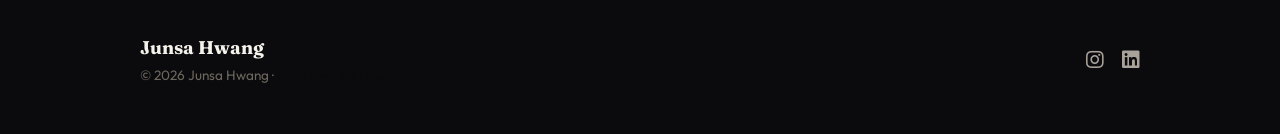
<file: professional.html>
<!doctype html>
<html lang=en>
<head>
<meta charset=UTF-8>
<meta name=viewport content="width=device-width,initial-scale=1">
<meta name=theme-color content="#0b0b0d">
<meta name=description content="Junsa Hwang's professional work — mechanical engineering projects, experience, and skills in CAD, control systems, robotics, and drones.">
<title>Junsa Hwang | Professional</title>
<link rel=preconnect href=https://fonts.googleapis.com>
<link rel=preconnect href=https://fonts.gstatic.com crossorigin>
<link href="https://fonts.googleapis.com/css2?family=Fraunces:ital,opsz,wght@0,9..144,400..600;1,9..144,400..500&family=Outfit:wght@300;400;500;600;700;800&display=swap" rel=stylesheet>
<link rel=stylesheet href=css/site.css>
<link rel=stylesheet href=https://cdnjs.cloudflare.com/ajax/libs/font-awesome/5.15.4/css/all.min.css>
<link rel="icon" type="image/svg+xml" href="imgs/jh.svg">
<link rel="icon" type="image/png" href="imgs/jh.png">
</head>
<body>
<div class=preloader id=preloader>
<div class=pl-mark><span>J</span><span>H</span><span class=pl-dot>.</span></div>
<div class=pl-bar></div>
</div>

<div class=progress id=progress></div>

<header class=nav>
<div class=nav-inner>
<a class=nav-name href=index.html><span class=nav-full>Junsa Hwang</span><span class=nav-mini>JH</span></a>
<nav class=nav-links>
<a href=professional.html aria-current=page>Professional</a>
<a href=personal.html>Personal</a>
<a href=contact.html>Contact</a>
</nav>
</div>
</header>

<main>
<section class="hero wrap">
<p class=eyebrow>Professional</p>
<h1 class="hero-name reveal-chars">On the clock</h1>
<p class=hero-lead>I'm a Mechanical Engineering student at Boston University focused on robotics and control systems — designing, prototyping, and leading projects that bridge creativity with real-world impact. My goal is to engineer <span class="accent serif" style="font-style:italic">progress</span>.</p>
<div class=btn-row>
<a class="btn btn-primary" href="imgs/resume/resume1.png" target=_blank rel=noopener><i class="fas fa-download"></i> Resume</a>
<a class="btn btn-ghost" href=contact.html>Get in touch</a>
</div>
</section>

<!-- STATS -->
<section class="section wrap reveal">
<div class="stats-grid stagger">
<div class=stat><div class=stat-num data-target=100 data-suffix="+">0</div><div class=stat-label>UAV club members mentored</div></div>
<div class=stat><div class=stat-num data-target=5>0</div><div class=stat-label>Hardware + software projects shipped</div></div>
<div class=stat><div class=stat-num data-target=2>0</div><div class=stat-label>Ventures co-founded</div></div>
<div class=stat><div class=stat-num data-target=2028>0</div><div class=stat-label>B.S. Mechanical Engineering, BU</div></div>
</div>
</section>

<!-- EXPERIENCE -->
<section class="section wrap reveal">
<p class=eyebrow>Experience</p>
<h2 class=section-title>What I've worked on</h2>
<div style="margin-top:2.25rem">

<div class=exp-item>
<div>
<div class=exp-role>CAD &amp; On-site Testing Intern</div>
<div class=exp-org>Building Envelope Materials</div>
<div class=exp-date>June 2025 – August 2025</div>
</div>
<div class=exp-body>
<ul>
<li>Designed and prototyped a material-transport system that made installs faster.</li>
<li>Acted as interim advisor and coordinated crews on job sites.</li>
</ul>
</div>
</div>

<div class=exp-item>
<div>
<div class=exp-role>Co-Founder</div>
<div class=exp-org>Lynx Media Group</div>
<div class=exp-date>June 2026 – Present</div>
</div>
<div class=exp-body>
<p>Building Lynx to connect solo creators with brands through authentic content that actually reaches modern audiences.</p>
</div>
</div>

<div class=exp-item>
<div>
<div class=exp-role>E-Board &amp; Build Lead</div>
<div class=exp-org>BU Unmanned Aerial Vehicles Club</div>
<div class=exp-date>January 2025 – Present</div>
</div>
<div class=exp-body>
<ul>
<li>Ran weekly build sessions and helped 100+ members get flight-ready.</li>
<li>Led a showcase so first-years could fly working builds.</li>
<li>Built a search-and-rescue drone with an infrared camera for low-visibility environments.</li>
</ul>
</div>
</div>

<div class=exp-item>
<div>
<div class=exp-role>Founder</div>
<div class=exp-org>QueueCube</div>
<div class=exp-date>November 2022 – May 2024</div>
</div>
<div class=exp-body>
<p>Built a live queueing web app for public tennis courts and worked with city officials and vendors to prep the rollout hardware.</p>
</div>
</div>

</div>
</section>

<!-- PROJECTS -->
<section class="section wrap reveal">
<p class=eyebrow>Selected work</p>
<h2 class=section-title>Projects</h2>
<p class=section-sub>Hardware, software, and the messy fun of getting things to actually behave.</p>
<div class="proj-grid stagger">

<a class=proj-card href="https://www.youtube.com/watch?v=6DbGjyQqbzY&t=1s" target=_blank rel=noopener>
<span class=proj-tag>C++ · Servos</span>
<img src=imgs/projects/projects3.webp alt="Robotic arm" loading=lazy>
<div class=proj-body>
<h3>Robotic Arm</h3>
<p>First robotics build — learned C++, sensors, and servos.</p>
</div>
</a>

<a class=proj-card href="https://lynxmediagroup.org/" target=_blank rel=noopener>
<span class=proj-tag>Venture</span>
<img src=imgs/projects/lynx-site.jpg alt="Lynx Media Group homepage" loading=lazy>
<div class=proj-body>
<h3>Lynx Media Group</h3>
<p>Co-founded venture connecting solo creators with brands.</p>
</div>
</a>

<div class=proj-card>
<div class=proj-ph><span class=ph-icon>&#129504;</span><span class=ph-tag>Arduino &middot; EEG</span></div>
<div class=proj-body>
<h3>A.U.R.A.</h3>
<p>Brain-controlled assistive robot arm driven by an EEG headset.</p>
</div>
</div>

<div class=proj-card>
<span class=proj-tag>UAV · Infrared</span>
<img src=imgs/projects/searchrescue-drone.png alt="Search and rescue drone" loading=lazy>
<div class=proj-body>
<h3>Search &amp; Rescue Drone</h3>
<p>Infrared-guided UAV platform for heat-signature detection.</p>
</div>
</div>

<div class=proj-card>
<span class=proj-tag>Hardware · Web</span>
<img src=imgs/projects/queuecube.jpg alt="QueueCube prototypes cut from PVC sheet" loading=lazy>
<div class=proj-body>
<h3>QueueCube</h3>
<p>Smart tennis-court queueing system, tested in Sunnyvale parks. Pictured: me prototyping the early tap-to-queue units, cut from PVC sheet.</p>
</div>
</div>

</div>
</section>

<!-- SKILLS -->
<section class="section wrap reveal">
<p class=eyebrow>Toolkit</p>
<h2 class=section-title>Skills</h2>
<div class=skill-group>
<h4>CAD &amp; Design</h4>
<div class=chips><span class=chip>SolidWorks</span><span class=chip>Onshape</span><span class=chip>3D printing</span></div>
</div>
<div class=skill-group>
<h4>Code</h4>
<div class=chips><span class=chip>C++</span><span class=chip>Python</span><span class=chip>JavaScript</span><span class=chip>MATLAB</span><span class=chip>HTML</span><span class=chip>CSS</span></div>
</div>
<div class=skill-group>
<h4>Hardware</h4>
<div class=chips><span class=chip>Arduino</span><span class=chip>Soldering</span><span class=chip>Motor drivers</span><span class=chip>Sensors</span><span class=chip>Accelerometers</span><span class=chip>EEG signals</span><span class=chip>Custom control rigs</span></div>
</div>
</section>

<!-- EDUCATION -->
<section class="section wrap reveal">
<p class=eyebrow>Education</p>
<h2 class=section-title>Boston University</h2>
<div class=exp-item style="border-top:none;padding-top:1rem">
<div>
<div class=exp-role>B.S. Mechanical Engineering</div>
<div class=exp-org>Class of 2028</div>
</div>
<div class=exp-body>
<ul>
<li>Coursework: Mechanics, Physics II, Programming, CAD Design</li>
<li>Clubs: UAV Club, Theta Tau (New Member Educator), Triathlon Club Team</li>
<li>GPA: 3.3</li>
</ul>
</div>
</div>
</section>

<!-- CTA -->
<section class="section wrap reveal">
<div class=cta-band>
<h2>Like what you see?<br><a href=contact.html>Let's talk.</a></h2>
<p>Internships, projects, or a good idea — I answer everything.</p>
</div>
</section>
</main>

<footer class=footer>
<div class="footer-inner wrap">
<div>
<div class=footer-name>Junsa Hwang</div>
<div class=footer-copy>&copy; 2026 Junsa Hwang &middot; <span class=egg onclick=showEgg() title="(i am hwanglander)">(i am hwanglander)</span></div>
</div>
<div class=footer-socials>
<a href=https://www.instagram.com/junsahwang/ target=_blank rel=noopener aria-label=Instagram><i class="fab fa-instagram"></i></a>
<a href=https://www.linkedin.com/in/junsa-hwang-218805213/ target=_blank rel=noopener aria-label=LinkedIn><i class="fab fa-linkedin"></i></a>
</div>
</div>
</footer>

<div class=egg-overlay id=eggOverlay onclick=hideEgg()></div>
<div class=egg-pop id=eggPop><img src=imgs/hwanglander.png alt=hwanglander draggable=false></div>
<audio id=eggAudio src=audios/icandoanything.mp3 preload=auto></audio>

<script src=app.js></script>
</body>
</html>
</file>
<file: css/lynx.css>
.hidden {
  opacity: 0;
  transform: translateY(20px);
  transition: opacity 1.2s ease, transform 1.2s ease;
}

.visible {
  opacity: 1;
  transform: translateY(0);
}

* {
  box-sizing: border-box;
}

html {
  scroll-behavior: smooth;
}

body, h1, h2, h3, p, ul, li {
  font-family: 'Outfit', sans-serif;
}

body {
  background-color: #1a1a1a;
  margin: 0;
  overflow-x: hidden;
}

@keyframes fadeInSidebar {
  to {
    opacity: 1;
    transform: translateX(0);
  }
}

.sidebar ul li:nth-child(1) {
  animation-delay: 0s;
}

.sidebar ul li:nth-child(2) {
  animation-delay: 0s;
}

.sidebar ul li:nth-child(3) {
  animation-delay: 0s;
}

.sidebar ul li:nth-child(4) {
  animation-delay: 0s;
}

.sidebar ul li:nth-child(5) {
  animation-delay: 0s;
}

.special2 {
  position: relative;
  display: inline-block;
  opacity: 1;
  color: #fff;
  padding: 2%;
  background: linear-gradient(to right, #26e0da, #9a24e8);
  border-radius: 0.5rem;
  text-decoration: none;
}

.sidebar {
  height: 100%;
  width: 25%;
  position: fixed;
  background-color: #1a1a1a;
  overflow-x: hidden;
  z-index: 99;
  border-right: 0.5px solid #333;
}

.sidebarinsides {
  padding: 20%;
  padding-right: 15%;
  padding-bottom: 0;
}

.sidebar ul li {
  opacity: 0;
  transform: translateX(0);
  animation: fadeInSidebar 0.5s ease forwards;
  padding-top: 25%;
}

.myname a {
  font-size: 3rem;
  color: #fff;
  font-weight: bold;
  text-decoration: none;
}

.sidebarinsides ul {
  list-style: none;
  padding: 0;
  padding-top: 5%;
}

.sidebar ul li a {
  color: #5c5c5c;
  text-decoration: none;
  font-size: 1rem;
  display: block;
  transition: color 0.3s ease;
  display: inline;
}

.sidebar ul li a:hover {
  color: #fff;
}

.sidebar ul li a.special2,
.sidebar ul li a.special2:hover {
  color: #fff;
}

.sidebar .sidebarinsides ul li a.active {
  color: white;
}

.hwanglander-link {
  text-decoration: none;
  color: inherit;
}

.hwanglander {
  color: #0e0e0e;
  margin-top: 50%;
  font-size: 1rem;
}

.popup-image,
.popup-image2 {
  display: none;
  position: fixed;
  top: 50%;
  left: 50%;
  transform: translate(-50%, -50%);
  z-index: 1000;
}

.popup-image img,
.popup-image2 img {
  max-width: 100%;
  max-height: 80vh;
}

.overlay,
.overlay2 {
  display: none;
  position: fixed;
  top: 0;
  left: 0;
  width: 100%;
  height: 100%;
  background: rgba(0, 0, 0, 0.732);
  z-index: 999;
}

.topbar,
.mediasidebar {
  display: none;
}

.main {
  width: 75%;
  margin-left: 25%;
  color: #fff;
  background: #1a1a1a;
}

.hero {
  min-height: 100vh;
  padding: 8% 6% 6%;
  display: flex;
  flex-direction: column;
  align-items: center;
  justify-content: center;
  gap: 4.5rem;
}

.eyebrow {
  margin: 0 0 1.4rem;
  color: #26e0da;
  font-size: 0.82rem;
  font-weight: 800;
  text-transform: uppercase;
  text-align: center;
}

.hero h1,
.section-heading h2,
.focus-copy h2 {
  margin: 0;
  line-height: 1;
  letter-spacing: 0;
}

.hero h1 {
  max-width: 72rem;
  font-size: 12vw;
  font-weight: 800;
  text-align: center;
  background: linear-gradient(to left, #26e0da, #9a24e8);
  -webkit-background-clip: text;
  background-clip: text;
  color: transparent;
}

.hero h1 span {
  display: block;
}

.hero-kicker {
  margin: 1.2rem 0 0;
  color: #fff;
  font-size: 2rem;
  font-weight: 800;
  line-height: 2;
  text-align: center;
}

.hero-subtitle,
.section-heading p,
.problem-strip p,
.module-card p,
.focus-copy p,
.flow-step p {
  color: #bdbdbd;
  line-height: 2;
}

.hero-subtitle {
  max-width: 48rem;
  margin: 1.4rem auto 0;
  font-size: 1rem;
  text-align: center;
}

.hero-actions {
  display: flex;
  flex-wrap: wrap;
  justify-content: center;
  gap: 0.85rem;
  margin-top: 2rem;
}

.primary-action,
.secondary-action {
  min-height: 3rem;
  display: inline-flex;
  align-items: center;
  justify-content: center;
  padding: 0.8rem 1.15rem;
  border-radius: 0.5rem;
  text-decoration: none;
  font-weight: 800;
}

.primary-action {
  color: #fff;
  background: linear-gradient(to left, #9a24e8, #26e0da);
}

.secondary-action {
  color: #fff;
  border: 1px solid #333;
  background: rgba(255, 255, 255, 0.05);
}

.automation-visual {
  position: relative;
  width: min(100%, 56rem);
  min-height: 24rem;
  border: 1px solid #333;
  border-radius: 0.5rem;
  background:
    radial-gradient(circle at 50% 45%, rgba(38, 224, 218, 0.15), transparent 35%),
    linear-gradient(145deg, rgba(255, 255, 255, 0.08), rgba(255, 255, 255, 0.025));
  box-shadow: 0 0.5rem 2rem rgba(0, 0, 0, 0.35);
  overflow: hidden;
}

.automation-visual::before,
.automation-visual::after {
  content: "";
  position: absolute;
  left: 50%;
  top: 50%;
  width: 76%;
  height: 2px;
  background: linear-gradient(90deg, transparent, rgba(38, 224, 218, 0.5), transparent);
  transform: translate(-50%, -50%) rotate(22deg);
}

.automation-visual::after {
  background: linear-gradient(90deg, transparent, rgba(154, 36, 232, 0.55), transparent);
  transform: translate(-50%, -50%) rotate(-24deg);
}

.signal-card,
.hub,
.module-grid {
  position: absolute;
  z-index: 2;
}

.signal-card {
  width: 9.8rem;
  min-height: 5rem;
  display: grid;
  place-items: center;
  gap: 0.45rem;
  border-radius: 0.5rem;
  color: #fff;
  font-weight: 800;
  box-shadow: 0 1rem 2.6rem rgba(0, 0, 0, 0.3);
}

.signal-card i {
  font-size: 1.35rem;
}

.call-card {
  left: 1.8rem;
  top: 2.1rem;
  background: #9a24e8;
}

.chat-card {
  right: 1.8rem;
  top: 6.8rem;
  background: #1bb9b4;
}

.hub {
  left: 50%;
  top: 48%;
  width: 9.8rem;
  height: 9.8rem;
  transform: translate(-50%, -50%);
  display: flex;
  flex-direction: column;
  align-items: center;
  justify-content: center;
  gap: 0.6rem;
  border-radius: 50%;
  background: #0e0e0e;
  color: #fff;
  text-align: center;
  box-shadow: 0 1.4rem 3rem rgba(0, 0, 0, 0.42);
}

.hub i {
  color: #26e0da;
  font-size: 2rem;
}

.hub-ring {
  position: absolute;
  inset: -1.5rem;
  border-radius: 50%;
  border: 1px solid rgba(38, 224, 218, 0.32);
}

.module-grid {
  left: 50%;
  bottom: 1.8rem;
  width: calc(100% - 3.2rem);
  transform: translateX(-50%);
  display: grid;
  grid-template-columns: repeat(4, 1fr);
  gap: 0.6rem;
}

.module-grid div {
  min-height: 5.2rem;
  padding: 0.9rem 0.45rem;
  display: grid;
  place-items: center;
  gap: 0.5rem;
  border: 1px solid #333;
  border-radius: 0.5rem;
  background: rgba(26, 26, 26, 0.9);
  color: #fff;
  text-align: center;
  font-weight: 800;
}

.module-grid i {
  color: #26e0da;
  font-size: 1.25rem;
}

.problem-strip,
.modules-section,
.owner-focus,
.flow-section,
.form-section {
  padding: 6% 6%;
}

.problem-strip {
  display: grid;
  grid-template-columns: repeat(3, 1fr);
  gap: 1rem;
  background: #1a1a1a;
}

.problem-strip div {
  padding: clamp(1.5rem, 3vw, 2.6rem);
  border: 1px solid #262626;
  border-radius: 0.5rem;
  background: #181818;
  box-shadow: 0 0.35rem 1.2rem rgba(0, 0, 0, 0.24);
}

.problem-strip span {
  color: #26e0da;
  font-weight: 800;
}

.problem-strip h2 {
  margin: 1rem 0 0.8rem;
  font-size: 2rem;
  line-height: 2;
}

.section-heading {
  max-width: 48rem;
  margin: 0 auto 2.2rem;
  text-align: center;
}

.section-heading h2,
.focus-copy h2 {
  font-size: 2rem;
  background: linear-gradient(to left, #26e0da, #9a24e8);
  -webkit-background-clip: text;
  background-clip: text;
  color: transparent;
}

.section-heading p,
.focus-copy p {
  font-size: 1rem;
}

.modules {
  display: grid;
  grid-template-columns: repeat(4, 1fr);
  gap: 1rem;
}

.module-card {
  min-height: 17.5rem;
  padding: 1.7rem;
  border: 1px solid #262626;
  border-radius: 0.5rem;
  background: #181818;
  box-shadow: 0 0.35rem 1.2rem rgba(0, 0, 0, 0.24);
}

.module-card i {
  width: 3rem;
  height: 3rem;
  display: inline-grid;
  place-items: center;
  border-radius: 0.5rem;
  color: #fff;
  background: linear-gradient(to left, #9a24e8, #26e0da);
}

.module-card h3,
.flow-step h3 {
  margin: 1.35rem 0 0.75rem;
  font-size: 2rem;
  line-height: 2;
}

.owner-focus {
  display: grid;
  grid-template-columns: minmax(0, 0.9fr) minmax(300px, 0.7fr);
  gap: 4rem;
  align-items: center;
  margin: 0 6% 4%;
  padding: 5%;
  border: 1px solid #262626;
  border-radius: 0.5rem;
  background: #181818;
  box-shadow: 0 0.35rem 1.2rem rgba(0, 0, 0, 0.24);
}

.focus-list {
  display: grid;
  gap: 0.8rem;
}

.focus-list div {
  min-height: 4rem;
  display: grid;
  grid-template-columns: 2.2rem 1fr;
  align-items: center;
  gap: 0.8rem;
  padding: 0.9rem 1rem;
  border: 1px solid #303030;
  border-radius: 0.5rem;
  background: #1f1f1f;
  font-weight: 800;
}

.focus-list i {
  width: 2rem;
  height: 2rem;
  display: grid;
  place-items: center;
  border-radius: 50%;
  background: #26e0da;
  color: #1a1a1a;
  font-size: 0.85rem;
}

.flow-section {
  display: grid;
  grid-template-columns: 1fr 2.6rem 1fr 2.6rem 1fr 2.6rem 1fr;
  align-items: center;
}

.flow-step {
  min-height: 14rem;
  padding: 1.5rem;
  border: 1px solid #262626;
  border-radius: 0.5rem;
  background: #181818;
  box-shadow: 0 0.35rem 1.2rem rgba(0, 0, 0, 0.24);
}

.flow-step span {
  width: 2.35rem;
  height: 2.35rem;
  display: grid;
  place-items: center;
  border-radius: 50%;
  background: #9a24e8;
  color: #fff;
  font-weight: 800;
}

.flow-line {
  height: 2px;
  background: linear-gradient(90deg, #9a24e8, #26e0da);
}

.jokeform {
  height: 45rem;
  padding: 0;
  border: 1px solid #262626;
  border-radius: 0.5rem;
  overflow: hidden;
  background: #fff;
  opacity: 0;
  transform: translateY(20px);
  transition: opacity 1.2s ease, transform 1.2s ease;
}

.jokeform.visible,
.form-section .jokeform {
  opacity: 1;
  transform: translateY(0);
}

.jokeform iframe {
  border: none;
  width: 100%;
  height: 100%;
}

footer {
  text-align: center;
  padding: 10%;
  padding-top: 5%;
  justify-content: center;
}

.footermedia a {
  color: #a3a3a3;
  font-size: 1.3rem;
  padding: 2%;
}

.copyright {
  color: #a3a3a3;
  font-size: 1rem;
  padding-top: 5%;
}

@media screen and (min-width: 1024px) and (max-width: 1250px) {
  .myname a {
    font-size: 2.5rem;
  }

  .sidebar ul li {
    padding-top: 35%;
  }

  .hero {
    grid-template-columns: 1fr;
  }
}

@media screen and (min-width: 769px) and (max-width: 1024px) {
  .sidebar {
    width: 25%;
  }

  .myname a {
    font-size: 2.5rem;
  }

  .sidebarinsides {
    padding-bottom: 0;
  }

  .sidebar ul li {
    padding-top: 35%;
  }

  .main {
    width: 75%;
    margin-left: 25%;
  }

  .hero,
  .owner-focus {
    grid-template-columns: 1fr;
  }

  .modules {
    grid-template-columns: repeat(2, 1fr);
  }

  .problem-strip,
  .flow-section {
    grid-template-columns: 1fr;
  }

  .flow-line {
    width: 2px;
    height: 1.8rem;
    justify-self: center;
  }
}

@media screen and (max-width: 985px) {
  .myname a {
    font-size: 2rem;
  }

  .sidebar ul li {
    padding-top: 35%;
  }
}

@media screen and (max-width: 769px) {
  .sidebar {
    display: none;
  }

  .hwanglander2 {
    color: #0e0e0e;
    margin-top: 20%;
    font-size: 1rem;
  }

  .main {
    width: 100%;
    margin-left: 0;
    padding-top: 5rem;
  }

  .hero {
    min-height: auto;
    padding: 14% 6% 12%;
    gap: 3rem;
  }

  .hero h1 {
    font-size: 20vw;
  }

  .hero-actions {
    flex-direction: column;
  }

  .primary-action,
  .secondary-action {
    width: 100%;
  }

  .automation-visual {
    min-height: 31rem;
  }

  .module-grid {
    grid-template-columns: repeat(2, 1fr);
  }

  .problem-strip,
  .modules,
  .owner-focus,
  .flow-section {
    grid-template-columns: 1fr;
  }

  .flow-line {
    width: 2px;
    height: 1.8rem;
    justify-self: center;
  }

  .problem-strip,
  .modules-section,
  .owner-focus,
  .flow-section,
  .form-section {
    padding: 12% 6%;
  }

  .owner-focus {
    margin: 0 6% 8%;
  }

  .topbar {
    display: flex;
    background-color: #1a1a1a;
    color: #fff;
    align-items: center;
    position: fixed;
    width: 100%;
    height: 5rem;
    z-index: 10;
    transition: transform 0.5s ease;
  }

  .topbar.hidden {
    transform: translateY(-100%);
  }

  .topbar2 {
    width: 100%;
    padding: 5%;
    display: flex;
    justify-content: space-between;
    align-items: center;
  }

  .open {
    font-size: 1.3rem;
    color: #fff;
  }

  .open:hover,
  .close:hover {
    cursor: pointer;
  }

  .sidebar2 {
    padding: 5%;
    padding-left: 13%;
    padding-top: 3%;
    z-index: 1000;
  }

  .mediasidebar {
    display: block;
    position: fixed;
    top: 0;
    left: -100%;
    width: 100%;
    height: 100vh;
    background-color: #1a1a1a;
    color: #fff;
    transition: left 0.3s ease;
    z-index: 10;
  }

  .mediasidebar.opened {
    left: 0;
  }

  .myname2 {
    text-align: left;
  }

  .myname2 a {
    text-decoration: none;
    color: #fff;
    font-size: 4rem;
  }

  .sidebarinsides2 {
    padding: 5%;
    padding-top: 0;
    color: #fff;
    list-style: none;
    text-align: left;
  }

  .sidebarinsides2 ul {
    list-style: none;
    padding: 0;
  }

  .sidebarinsides2 ul li {
    padding-top: 20%;
    font-size: 1rem;
  }

  .sidebarinsides2 ul li a {
    list-style: none;
    text-decoration: none;
    color: #5c5c5c;
  }

  .sidebarinsides2 ul li a.active {
    color: #fff;
  }

  .close {
    padding: 7%;
    padding-bottom: 0;
    font-size: 1.3rem;
    color: #fff;
  }

  .footermedia a {
    padding: 4%;
    font-size: 1.2rem;
  }
}

@media screen and (min-width: 314px) and (max-width: 769px) {
  .footermedia a {
    padding: 4%;
    font-size: 1.4rem;
  }
}

@media screen and (max-width: 430px) {
  .signal-card {
    width: 8.8rem;
    min-height: 4.8rem;
    font-size: 0.9rem;
  }

  .call-card {
    left: 1rem;
  }

  .chat-card {
    right: 1rem;
  }

  .hub {
    width: 8.8rem;
    height: 8.8rem;
  }
}

@media screen and (max-width: 499px) {
  .hero h1 {
    font-size: 18vw;
  }

  .problem-strip h2,
  .section-heading h2,
  .focus-copy h2,
  .module-card h3,
  .flow-step h3 {
    font-size: 1.5rem;
    line-height: 1.5;
  }

  .hero-subtitle,
  .section-heading p,
  .problem-strip p,
  .module-card p,
  .focus-copy p,
  .flow-step p {
    line-height: 1.5;
  }
}

@media screen and (max-width: 250px) {
  .main {
    display: none;
  }

  .hwanglander {
    padding-top: 10%;
  }

  .topbar {
    display: none;
  }

  .sidebar {
    display: block;
    width: 100%;
  }

  .sidebarinsides {
    padding: 10%;
  }

  .myname a {
    font-size: 2.5rem;
  }

  .sidebarinsides ul {
    padding: 4%;
    padding-top: 5%;
  }

  .sidebar2 {
    display: none;
  }
}

/* Responsive polish added for flexible desktop/tablet/mobile layouts */
@media screen and (min-width: 770px) {
  .sidebar {
    width: clamp(14rem, 25vw, 20rem);
  }

  .main {
    width: calc(100% - clamp(14rem, 25vw, 20rem));
    margin-left: clamp(14rem, 25vw, 20rem);
  }

  .myname a {
    font-size: clamp(2rem, 3.2vw, 3rem);
    line-height: 1.05;
  }
}

@media screen and (max-width: 769px) {
  .main {
    min-height: 100vh;
  }

  .topbar,
  .mediasidebar {
    z-index: 100;
  }

  .topbar2 {
    padding: 1rem clamp(1rem, 5vw, 2rem);
  }

  .myname2 a {
    font-size: clamp(2.7rem, 14vw, 4rem);
    line-height: 0.95;
  }
}

@media screen and (max-width: 250px) {
  .main,
  .topbar {
    display: block;
  }

  .sidebar {
    display: none;
  }
}
</file>
